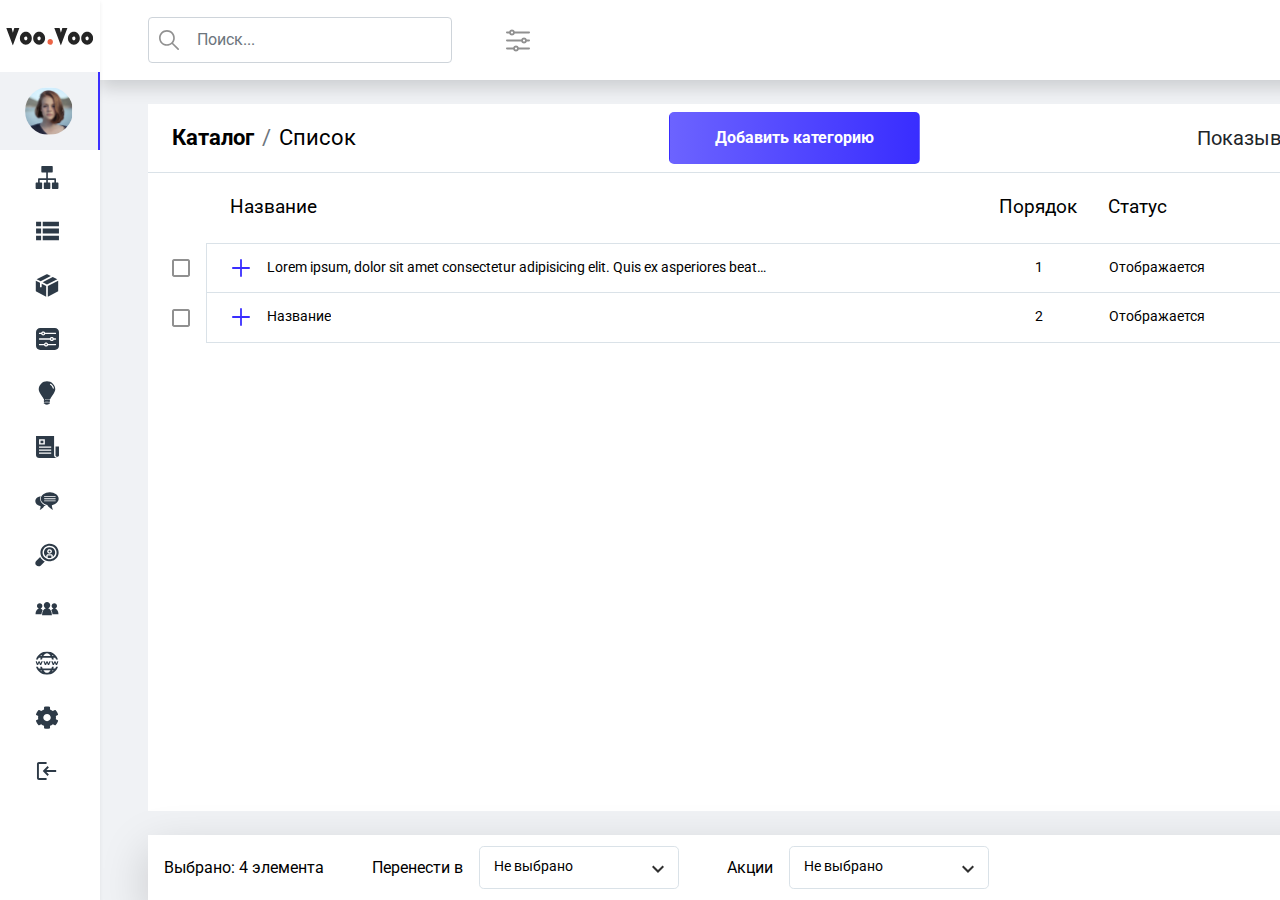
<file: index.html>
<!DOCTYPE html>
<html lang="ru">
<head>
    <meta charset="UTF-8">
    <meta http-equiv="X-UA-Compatible" content="IE=edge">
    <!-- <meta name="viewport" content="width=device-width, initial-scale=1.0"> -->
    <meta name="viewport" content="width=1920">
    <title>Admin - Каталог</title>
    <link rel="stylesheet" href="css/bootstrap.css">
    <link rel="stylesheet" href="css/style.css">
    <link rel="stylesheet" href="css/extra.css">
    <link rel="preconnect" href="https://fonts.gstatic.com">
    <link href="https://fonts.googleapis.com/css2?family=Roboto:ital,wght@0,100;0,300;0,400;0,500;0,700;0,900;1,100;1,300;1,400;1,500;1,700;1,900&display=swap" rel="stylesheet">
</head>
<body class="position-relative">
    <!-- left nav -->
    <nav class="navigation position-fixed shadow-sm bg-white top-0 bottom-0 start-0 overflow-auto-hidden">
        <a href="index.html" class="my-4 d-block text-center">
            <img src="img/images/logo.svg" width="88" height="18" alt="Voo Voo Логотип">
        </a>
        <div class="nav-item mx-auto">
            <div class="nav-link active text-center px-0">
                <img class="rounded-circle user mx-auto" src="img/images/user.jpg" alt="Пользователь">
            </div>
        </div>
        <div>
            <div class="nav-item">
                <a class="nav-link" href="index.html">
                    <img class="nav-icon" src="img/icons/icon1.svg">
                    <span>Структура сайта</span>
                </a>
            </div>
            <div class="nav-item">
                <a class="nav-link" href="edit.html">
                    <img class="nav-icon" src="img/icons/icon2.svg">
                    <span>Каталог</span>
                </a>
            </div>
            <div class="nav-item">
                <a class="nav-link" href="items.html">
                    <img class="nav-icon" src="img/icons/icon3.svg">
                    <span>Товары</span>
                </a>
            </div>
            <div class="nav-item">
                <a class="nav-link" href="photos.html">
                    <img class="nav-icon" src="img/icons/icon4.svg">
                    <span>Фильтрация</span>
                </a>
            </div>
            <div class="nav-item">
                <a class="nav-link" href="promo.html">
                    <img class="nav-icon" src="img/icons/icon5.svg">
                    <span>Квиз</span>
                </a>
            </div>
            <div class="nav-item">
                <a class="nav-link" href="#">
                    <img class="nav-icon" src="img/icons/icon6.svg">
                    <span>Новости</span>
                </a>
            </div>
            <div class="nav-item">
                <a class="nav-link" href="#">
                    <img class="nav-icon" src="img/icons/icon7.svg">
                    <span>Отзывы</span>
                </a>
            </div>
            <div class="nav-item">
                <a class="nav-link" href="#">
                    <img class="nav-icon" src="img/icons/icon8.svg">
                    <span>Вакансии</span>
                </a>
            </div>
            <div class="nav-item">
                <a class="nav-link" href="#">
                    <img class="nav-icon" src="img/icons/icon9.svg">
                    <span>Сотрудники</span>
                </a>
            </div>
            <div class="nav-item">
                <a class="nav-link" href="#">
                    <img class="nav-icon" src="img/icons/icon10.svg">
                    <span>Домен и хостинг</span>
                </a>
            </div>
            <div class="nav-item">
                <a class="nav-link" href="#">
                    <img class="nav-icon" src="img/icons/icon11.svg">
                    <span>Настройки</span>
                </a>
            </div>
            <div class="nav-item">
                <a class="nav-link" href="#">
                    <img class="nav-icon" src="img/icons/icon12.svg">
                    <span>Выйти</span>
                </a>
            </div>
        </div>
    </nav>

    <!-- main content -->
    <div class="main-area position-relative">
        <!-- top nav -->
        <nav class="nav-top bg-white shadow w-100 d-flex align-items-center px-5">
            <div class="d-inline-block" style="width: 19rem;">
                <input class="form-control ps-5 col-3 form-search" list="datalistOptions" id="exampleDataList" placeholder="Поиск...">
                <datalist id="datalistOptions">
                    <option value="San Francisco">
                    <option value="New York">
                    <option value="Seattle">
                </datalist>
            </div>
            <button class="btn btn-link btn-filter p-0 ms-5"></button>
        </nav>
        <main class="d-flex px-5 py-4">
            <!-- left panel -->
            <section class="content bg-white">
                <div class="d-flex align-items-center justify-content-between py-2 px-4 border-bottom">
                    <nav aria-label="breadcrumb">
                        <ol class="breadcrumb fw-bold mb-0">
                            <li class="breadcrumb-item"><a href="#">Каталог</a></li>
                            <li class="breadcrumb-item active fw-normal" aria-current="page">Список</li>
                        </ol>
                    </nav>
                    <button class="btn btn-primary ms-5">Добавить категорию</button>
                    <select class="form-select border-0 fs-5 w-auto">
                        <option value="1" selected>Показывать по 20</option>
                        <option value="2">Показывать по 30</option>
                    </select>
                </div>
                <div class="px-4">
                    <div class="items-list-head">
                        <div class="name">Название</div>
                        <div class="order">Порядок</div>
                        <div class="status">Статус</div>
                        <div class="btns"></div>
                    </div>
                    <div class="items-list">
                        <div class="item-row parent">
                            <input class="form-check-input mt-3 me-3" type="checkbox" value="product_ID">
                            <div class="item-tb">
                                <div class="long-name">
                                    <button class="btn btn-link btn-show p-1 me-3" type="button" data-state="hidden"></button>
                                    <div class="to-highlight">Lorem ipsum, dolor sit amet consectetur adipisicing elit. Quis ex asperiores beatae, hic facere optio, quisquam consectetur quo minus, suscipit fugit voluptatum quam nulla. Praesentium quae debitis in saepe at.</div>
                                </div>
                                <div class="order">1</div>
                                <div class="status">Отображается</div>
                                <div class="btns">
                                    <button class="btn btn-edit p-1"></button>
                                    <button class="btn btn-delete p-1"></button>
                                </div>
                            </div>
                        </div>
                        <div class="children">
                            <div class="item-row parent">
                                <input class="form-check-input mt-3 me-3" type="checkbox" value="product_ID">
                                <div class="item-tb">
                                    <div class="long-name">
                                        <button class="btn btn-link btn-show p-1 me-3" type="button" data-state="hidden"></button>
                                        <div class="to-highlight">Название</div>
                                    </div>
                                    <div class="order">1</div>
                                    <div class="status">Отображается</div>
                                    <div class="btns">
                                        <button class="btn btn-edit p-1"></button>
                                        <button class="btn btn-delete p-1"></button>
                                    </div>
                                </div>
                            </div>
                            <div class="children">
                                <div class="item-row parent">
                                    <input class="form-check-input mt-3 me-3" type="checkbox" value="product_ID">
                                    <div class="item-tb">
                                        <div class="long-name">
                                            <button class="btn btn-link btn-show p-1 me-3" type="button" data-state="hidden"></button>
                                            <div class="to-highlight">Название</div>
                                        </div>
                                        <div class="order">1</div>
                                        <div class="status">Отображается</div>
                                        <div class="btns">
                                            <button class="btn btn-edit p-1"></button>
                                            <button class="btn btn-delete p-1"></button>
                                        </div>
                                    </div>
                                </div>
                                <div class="children">
                                    <div class="item-row parent">
                                        <input class="form-check-input mt-3 me-3" type="checkbox" value="product_ID">
                                        <div class="item-tb">
                                            <div class="long-name">
                                                <button class="btn btn-link btn-show p-1 me-3" type="button" data-state="hidden"></button>
                                                <div class="to-highlight">Название</div>
                                            </div>
                                            <div class="order">1</div>
                                            <div class="status">Отображается</div>
                                            <div class="btns">
                                                <button class="btn btn-edit p-1"></button>
                                                <button class="btn btn-delete p-1"></button>
                                            </div>
                                        </div>
                                    </div>
                                    <div class="children">
                                        <div class="item-row parent">
                                            <input class="form-check-input mt-3 me-3" type="checkbox" value="product_ID">
                                            <div class="item-tb">
                                                <div class="long-name">
                                                    <button class="btn btn-link btn-show p-1 me-3" type="button" data-state="hidden"></button>
                                                    <div class="to-highlight">Название</div>
                                                </div>
                                                <div class="order">1</div>
                                                <div class="status">Отображается</div>
                                                <div class="btns">
                                                    <button class="btn btn-edit p-1"></button>
                                                    <button class="btn btn-delete p-1"></button>
                                                </div>
                                            </div>
                                        </div>
                                        <div class="children">
                                            <div class="item-row parent">
                                                <input class="form-check-input mt-3 me-3" type="checkbox" value="product_ID">
                                                <div class="item-tb">
                                                    <div class="long-name">
                                                        <button class="btn btn-link btn-show p-1 me-3" type="button" data-state="hidden"></button>
                                                        <div class="to-highlight">Название</div>
                                                    </div>
                                                    <div class="order">1</div>
                                                    <div class="status">Отображается</div>
                                                    <div class="btns">
                                                        <button class="btn btn-edit p-1"></button>
                                                        <button class="btn btn-delete p-1"></button>
                                                    </div>
                                                </div>
                                            </div>
                                            <div class="children">
                                                <div class="item-row parent">
                                                    <input class="form-check-input mt-3 me-3" type="checkbox" value="product_ID">
                                                    <div class="item-tb">
                                                        <div class="long-name">
                                                            <button class="btn btn-link btn-show p-1 me-3" type="button" data-state="hidden"></button>
                                                            <div class="to-highlight">Название</div>
                                                        </div>
                                                        <div class="order">1</div>
                                                        <div class="status">Отображается</div>
                                                        <div class="btns">
                                                            <button class="btn btn-edit p-1"></button>
                                                            <button class="btn btn-delete p-1"></button>
                                                        </div>
                                                    </div>
                                                </div>
                                                <div class="children">
                                                    <div class="item-row parent">
                                                        <input class="form-check-input mt-3 me-3" type="checkbox" value="product_ID">
                                                        <div class="item-tb">
                                                            <div class="long-name">
                                                                <button class="btn btn-link btn-show p-1 me-3" type="button" data-state="hidden"></button>
                                                                <div class="to-highlight">Название</div>
                                                            </div>
                                                            <div class="order">1</div>
                                                            <div class="status">Отображается</div>
                                                            <div class="btns">
                                                                <button class="btn btn-edit p-1"></button>
                                                                <button class="btn btn-delete p-1"></button>
                                                            </div>
                                                        </div>
                                                    </div>
                                                    <div class="children">
                                                        <div class="item-row parent">
                                                            <input class="form-check-input mt-3 me-3" type="checkbox" value="product_ID">
                                                            <div class="item-tb">
                                                                <div class="long-name">
                                                                    <button class="btn btn-link btn-show p-1 me-3" type="button" data-state="hidden"></button>
                                                                    <div class="to-highlight">Название</div>
                                                                </div>
                                                                <div class="order">1</div>
                                                                <div class="status">Отображается</div>
                                                                <div class="btns">
                                                                    <button class="btn btn-edit p-1"></button>
                                                                    <button class="btn btn-delete p-1"></button>
                                                                </div>
                                                            </div>
                                                        </div>
                                                        <div class="children">
                                                            <div class="item-row parent">
                                                                <input class="form-check-input mt-3 me-3" type="checkbox" value="product_ID">
                                                                <div class="item-tb">
                                                                    <div class="long-name">
                                                                        <button class="btn btn-link btn-show p-1 me-3" type="button" data-state="hidden"></button>
                                                                        <div class="to-highlight">Название</div>
                                                                    </div>
                                                                    <div class="order">1</div>
                                                                    <div class="status">Отображается</div>
                                                                    <div class="btns">
                                                                        <button class="btn btn-edit p-1"></button>
                                                                        <button class="btn btn-delete p-1"></button>
                                                                    </div>
                                                                </div>
                                                            </div>
                                                            <div class="children">
                                                                <div class="item-row parent">
                                                                    <input class="form-check-input mt-3 me-3" type="checkbox" value="product_ID">
                                                                    <div class="item-tb">
                                                                        <div class="long-name">
                                                                            <button class="btn btn-link btn-show p-1 me-3" type="button" data-state="hidden"></button>
                                                                            <div class="to-highlight">Название</div>
                                                                        </div>
                                                                        <div class="order">1</div>
                                                                        <div class="status">Отображается</div>
                                                                        <div class="btns">
                                                                            <button class="btn btn-edit p-1"></button>
                                                                            <button class="btn btn-delete p-1"></button>
                                                                        </div>
                                                                    </div>
                                                                </div>
                                                                <div class="children">
                                                                    <div class="item-row parent">
                                                                        <input class="form-check-input mt-3 me-3" type="checkbox" value="product_ID">
                                                                        <div class="item-tb">
                                                                            <div class="long-name">
                                                                                <button class="btn btn-link btn-show p-1 me-3" type="button" data-state="hidden"></button>
                                                                                <div class="to-highlight">Название</div>
                                                                            </div>
                                                                            <div class="order">1</div>
                                                                            <div class="status">Отображается</div>
                                                                            <div class="btns">
                                                                                <button class="btn btn-edit p-1"></button>
                                                                                <button class="btn btn-delete p-1"></button>
                                                                            </div>
                                                                        </div>
                                                                    </div>
                                                                    <div class="children">
                                                                        <div class="item-row parent">
                                                                            <input class="form-check-input mt-3 me-3" type="checkbox" value="product_ID">
                                                                            <div class="item-tb">
                                                                                <div class="long-name">
                                                                                    <button class="btn btn-link btn-show p-1 me-3" type="button" data-state="hidden"></button>
                                                                                    <div class="to-highlight">Lorem ipsum dolor sit amet consectetur, adipisicing elit. Sed esse accusantium inventore. Molestias, sint debitis, placeat laboriosam, unde provident totam veritatis dolores consectetur sequi sapiente animi aspernatur quibusdam dolor! Consectetur.</div>
                                                                                </div>
                                                                                <div class="order">1</div>
                                                                                <div class="status">Отображается</div>
                                                                                <div class="btns">
                                                                                    <button class="btn btn-edit p-1"></button>
                                                                                    <button class="btn btn-delete p-1"></button>
                                                                                </div>
                                                                            </div>
                                                                        </div>
                                                                    </div>
                                                                </div>
                                                            </div>
                                                        </div>
                                                    </div>
                                                </div>
                                            </div>
                                        </div>
                                    </div>
                                </div>
                            </div>
                            <div class="item-row">
                                <input class="form-check-input mt-3 me-3" type="checkbox" value="product_ID">
                                <div class="item-tb">
                                    <div class="long-name">
                                        <button class="btn btn-link btn-show p-1 me-3" type="button" data-state="hidden"></button>
                                        <div class="to-highlight">Название</div>
                                    </div>
                                    <div class="order">2</div>
                                    <div class="status">Отображается</div>
                                    <div class="btns">
                                        <button class="btn btn-edit p-1"></button>
                                        <button class="btn btn-delete p-1"></button>
                                    </div>
                                </div>
                            </div>
                            <div class="item-row">
                                <input class="form-check-input mt-3 me-3" type="checkbox" value="product_ID">
                                <div class="item-tb">
                                    <div class="long-name">
                                        <button class="btn btn-link btn-show p-1 me-3" type="button" data-state="hidden"></button>
                                        <div class="to-highlight">Название</div>
                                    </div>
                                    <div class="order">3</div>
                                    <div class="status">Отображается</div>
                                    <div class="btns">
                                        <button class="btn btn-edit p-1"></button>
                                        <button class="btn btn-delete p-1"></button>
                                    </div>
                                </div>
                            </div>
                        </div>
                        <div class="item-row parent">
                            <input class="form-check-input mt-3 me-3" type="checkbox" value="product_ID">
                            <div class="item-tb">
                                <div class="long-name">
                                    <button class="btn btn-link btn-show p-1 me-3" type="button" data-state="hidden"></button>
                                    <div class="to-highlight">Название</div>
                                </div>
                                <div class="order">2</div>
                                <div class="status">Отображается</div>
                                <div class="btns">
                                    <button class="btn btn-edit p-1"></button>
                                    <button class="btn btn-delete p-1"></button>
                                </div>
                            </div>
                        </div>
                        <div class="children">
                            <div class="item-row">
                                <input class="form-check-input mt-3 me-3" type="checkbox" value="product_ID">
                                <div class="item-tb">
                                    <div class="long-name">
                                        <button class="btn btn-link btn-show p-1 me-3" type="button" data-state="hidden"></button>
                                        <div class="to-highlight">Название</div>
                                    </div>
                                    <div class="order">1</div>
                                    <div class="status">Отображается</div>
                                    <div class="btns">
                                        <button class="btn btn-edit p-1"></button>
                                        <button class="btn btn-delete p-1"></button>
                                    </div>
                                </div>
                            </div>
                            <div class="item-row">
                                <input class="form-check-input mt-3 me-3" type="checkbox" value="product_ID">
                                <div class="item-tb">
                                    <div class="long-name">
                                        <button class="btn btn-link btn-show p-1 me-3" type="button" data-state="hidden"></button>
                                        <div class="to-highlight">Название</div>
                                    </div>
                                    <div class="order">2</div>
                                    <div class="status">Отображается</div>
                                    <div class="btns">
                                        <button class="btn btn-edit p-1"></button>
                                        <button class="btn btn-delete p-1"></button>
                                    </div>
                                </div>
                            </div>
                        </div>
                    </div>
                </div>
            </section>
            <!-- right panel -->
            <aside class="bg-white ms-4 py-4 px-4 d-flex flex-column">
                <div class="mb-auto">
                    <div class="mb-3">
                        <input type="text" class="form-control" id="exampleFormControlInput1" placeholder="Название">
                    </div>
                    <!-- custom select single -->
                    <div class="custom-select single mb-3">
                        <button type="button">Не выбрано</button>
                        <div class="cs-options search-list">
                            <input type="search" placeholder="Поиск" class="search-in-list">
                            <div class="radio search-item">
                                <input type="radio" name="radio-opt" value="Для влюбленных">
                                <label>Для влюбленных</label>
                            </div>
                            <div class="sublevel">
                                <div class="radio search-item">
                                    <input type="radio" name="radio-opt" value="Вкусные подарки Любовь">
                                    <label>
                                        <span class="nesting">-</span>
                                        <span class="level-mark">2</span>
                                        Вкусные подарки Любовь
                                    </label>
                                </div>
                                <div class="radio search-item">
                                    <input type="radio" name="radio-opt" value="Другое">
                                    <label>
                                        <span class="nesting">+</span>
                                        <span class="level-mark">2</span>
                                        Другое
                                    </label>
                                </div>
                                <div class="sublevel">
                                    <div class="radio search-item">
                                        <input type="radio" name="radio-opt" value="Термостакан “Любовь...">
                                        <label>
                                            <span class="nesting">-</span>
                                            <span class="level-mark">3</span>
                                            Термостакан “Любовь...
                                        </label>
                                    </div>
                                    <div class="radio search-item">
                                        <input type="radio" name="radio-opt" value="Другое 2">
                                        <label>
                                            <span class="nesting">-</span>
                                            <span class="level-mark">3</span>
                                            Другое 2
                                        </label>
                                    </div>
                                </div>
                            </div>
                            <div class="radio search-item">
                                <input type="radio" name="radio-opt" value="Подарочные наборы">
                                <label>Подарочные наборы</label>
                            </div>
                            <div class="sublevel">
                                <div class="radio search-item">
                                    <input type="radio" name="radio-opt" value="Мужские наборы">
                                    <label>
                                        <span class="nesting">-</span>
                                        <span class="level-mark">2</span>
                                        Мужские наборы
                                    </label>
                                </div>
                                <div class="radio search-item">
                                    <input type="radio" name="radio-opt" value="Женские наборы">
                                    <label>
                                        <span class="nesting">-</span>
                                        <span class="level-mark">2</span>
                                        Женские наборы
                                    </label>
                                </div>
                            </div>
                            <div class="radio search-item">
                                <input type="radio" name="radio-opt" value="Товары 18+">
                                <label>Товары 18+</label>
                            </div>
                            <div class="radio search-item">
                                <input type="radio" name="radio-opt" value="Воздушные шары">
                                <label>Воздушные шары</label>
                            </div>
                            <div class="sublevel">
                                <div class="radio search-item">
                                    <input type="radio" name="radio-opt" value="Латексные шары">
                                    <label>
                                        <span class="nesting">-</span>
                                        <span class="level-mark">2</span>
                                        Латексные шары
                                    </label>
                                </div>
                                <div class="radio search-item">
                                    <input type="radio" name="radio-opt" value="Фольгированные шары">
                                    <label>
                                        <span class="nesting">-</span>
                                        <span class="level-mark">2</span>
                                        Фольгированные шары
                                    </label>
                                </div>
                            </div>
                            <div class="radio search-item">
                                <input type="radio" name="radio-opt" value="Фотоальбомы">
                                <label>Фотоальбомы</label>
                            </div>
                            <div class="sublevel">
                                <div class="radio search-item">
                                    <input type="radio" name="radio-opt" value="Детские фотоальбомы и фотокниги">
                                    <label>
                                        <span class="nesting">-</span>
                                        <span class="level-mark">2</span>
                                        Детские фотоальбомы и фотокниги
                                    </label>
                                </div>
                                <div class="radio search-item">
                                    <input type="radio" name="radio-opt" value="Свадебные фотоальбомы">
                                    <label>
                                        <span class="nesting">-</span>
                                        <span class="level-mark">2</span>
                                        Свадебные фотоальбомы
                                    </label>
                                </div>
                                <div class="radio search-item">
                                    <input type="radio" name="radio-opt" value="Классические фотоальбомы и фотокниги">
                                    <label>
                                        <span class="nesting">-</span>
                                        <span class="level-mark">2</span>
                                        Классические фотоальбомы и фотокниги
                                    </label>
                                </div>
                            </div>
                            <div class="radio search-item">
                                <input type="radio" name="radio-opt" value="Подарочная косметика">
                                <label>Подарочная косметика</label>
                            </div>
                            <div class="radio search-item">
                                <input type="radio" name="radio-opt" value="Необычные вкусные подарки">
                                <label>Необычные вкусные подарки</label>
                            </div>
                        </div>
                    </div>       

                    <div class="row gx-3 align-items-center mb-3">
                        <div class="col-4">
                            <div class="lh_n">Акция</div>
                        </div>
                        <div class="col-8">
                            <!-- custom select multy -->
                            <div class="custom-select multy">
                                <button type="button">Не выбрано</button>
                                <div class="cs-options search-list">
                                    <input type="search" placeholder="Поиск" class="search-in-list">
                                    <div class="checkbox search-item">
                                        <input type="checkbox" name="offer-opt" value="Акция 1">
                                        <label>Акция 1</label>
                                    </div>
                                    <div class="checkbox search-item">
                                        <input type="checkbox" name="offer-opt" value="Акция 2">
                                        <label>Акция 2</label>
                                    </div>
                                    <div class="checkbox search-item">
                                        <input type="checkbox" name="offer-opt" value="Акция 3">
                                        <label>Акция 3</label>
                                    </div>
                                </div>
                            </div>
                        </div>
                    </div>

                    <div class="row gx-3 align-items-center mb-3">    
                        <div class="col-6">
                            <div class="lh_n">Порядковый номер</div>
                        </div>
                        <div class="col-6">
                            <input type="text" class="form-control text-end" placeholder="0" value="2">
                        </div>
                    </div>

                    <div class="d-flex align-items-center justify-content-between mb-3">
                        <span>Кол-во подкатегорий</span>
                        <span>3</span>
                    </div>

                    <div class="d-flex align-items-center justify-content-between mb-3">
                        <span>Кол-во товаров</span>
                        <span>23</span>
                    </div>

                    <div class="form-check form-switch mb-3 ps-0 d-flex justify-content-between">
                        <label class="form-check-label" for="status-switch">Статус</label>
                        <div class="d-flex align-items-center fs-6 flex-row-reverse">
                            <input class="form-check-input m-0 float-none" type="checkbox" id="status-switch">
                            <span class="text-muted me-4 status-state"></span>
                        </div>
                    </div>
                    <div class="d-flex align-items-center justify-content-between mb-3">
                        <span>Дата изменения</span>
                        <span class="text-muted">24.02.21</span>
                    </div>
                </div>
                <div class="row gx-3">
                    <div class="col-6">
                        <button class="btn btn-outline-primary px-3 w-100">Сохранить</button>
                    </div>
                    <div class="col-6">
                        <button class="btn btn-outline-primary px-3 w-100">Посмотреть</button>
                    </div>
                    <div class="col-12 mt-3">
                        <a href="cat-edit.html" class="btn btn-outline-primary w-100">Расширенное редактирование</a>
                    </div>
                </div>
            </aside>
        </main>
        <!-- bottom nav -->
        <footer class="ms-5 ps-3 pe-5 bg-white shadow-lg d-flex align-items-center">
            <div>Выбрано: 4 элемента</div>
            <div class="d-flex align-items-center ms-5">
                <label for="" class="form-label mb-0 me-3 text-nowrap">Перенести в</label>
                <div class="custom-select single align-bottom f_09" style="width: 200px;">
                    <button type="button">Не выбрано</button>
                    <div class="cs-options">
                        <div class="radio">
                            <input type="radio" name="radio-opt" value="Для влюбленных">
                            <label>Для влюбленных</label>
                        </div>
                        <div class="sublevel">
                            <div class="radio">
                                <input type="radio" name="radio-opt" value="Вкусные подарки Любовь">
                                <label>
                                    <span class="nesting">-</span>
                                    <span class="level-mark">2</span>
                                    Вкусные подарки Любовь
                                </label>
                            </div>
                            <div class="radio">
                                <input type="radio" name="radio-opt" value="Другое">
                                <label>
                                    <span class="nesting">+</span>
                                    <span class="level-mark">2</span>
                                    Другое
                                </label>
                            </div>
                            <div class="sublevel">
                                <div class="radio">
                                    <input type="radio" name="radio-opt" value="Термостакан “Любовь...">
                                    <label>
                                        <span class="nesting">-</span>
                                        <span class="level-mark">3</span>
                                        Термостакан “Любовь...
                                    </label>
                                </div>
                                <div class="radio">
                                    <input type="radio" name="radio-opt" value="Другое 2">
                                    <label>
                                        <span class="nesting">-</span>
                                        <span class="level-mark">3</span>
                                        Другое 2
                                    </label>
                                </div>
                            </div>
                        </div>
                        <div class="radio">
                            <input type="radio" name="radio-opt" value="Подарочные наборы">
                            <label>Подарочные наборы</label>
                        </div>
                        <div class="sublevel">
                            <div class="radio">
                                <input type="radio" name="radio-opt" value="Мужские наборы">
                                <label>
                                    <span class="nesting">-</span>
                                    <span class="level-mark">2</span>
                                    Мужские наборы
                                </label>
                            </div>
                            <div class="radio">
                                <input type="radio" name="radio-opt" value="Женские наборы">
                                <label>
                                    <span class="nesting">-</span>
                                    <span class="level-mark">2</span>
                                    Женские наборы
                                </label>
                            </div>
                        </div>
                        <div class="radio">
                            <input type="radio" name="radio-opt" value="Товары 18+">
                            <label>Товары 18+</label>
                        </div>
                        <div class="radio">
                            <input type="radio" name="radio-opt" value="Воздушные шары">
                            <label>Воздушные шары</label>
                        </div>
                        <div class="sublevel">
                            <div class="radio">
                                <input type="radio" name="radio-opt" value="Латексные шары">
                                <label>
                                    <span class="nesting">-</span>
                                    <span class="level-mark">2</span>
                                    Латексные шары
                                </label>
                            </div>
                            <div class="radio">
                                <input type="radio" name="radio-opt" value="Фольгированные шары">
                                <label>
                                    <span class="nesting">-</span>
                                    <span class="level-mark">2</span>
                                    Фольгированные шары
                                </label>
                            </div>
                        </div>
                        <div class="radio">
                            <input type="radio" name="radio-opt" value="Фотоальбомы">
                            <label>Фотоальбомы</label>
                        </div>
                        <div class="sublevel">
                            <div class="radio">
                                <input type="radio" name="radio-opt" value="Детские фотоальбомы и фотокниги">
                                <label>
                                    <span class="nesting">-</span>
                                    <span class="level-mark">2</span>
                                    Детские фотоальбомы и фотокниги
                                </label>
                            </div>
                            <div class="radio">
                                <input type="radio" name="radio-opt" value="Свадебные фотоальбомы">
                                <label>
                                    <span class="nesting">-</span>
                                    <span class="level-mark">2</span>
                                    Свадебные фотоальбомы
                                </label>
                            </div>
                            <div class="radio">
                                <input type="radio" name="radio-opt" value="Классические фотоальбомы и фотокниги">
                                <label>
                                    <span class="nesting">-</span>
                                    <span class="level-mark">2</span>
                                    Классические фотоальбомы и фотокниги
                                </label>
                            </div>
                        </div>
                        <div class="radio">
                            <input type="radio" name="radio-opt" value="Подарочная косметика">
                            <label>Подарочная косметика</label>
                        </div>
                        <div class="radio">
                            <input type="radio" name="radio-opt" value="Необычные вкусные подарки">
                            <label>Необычные вкусные подарки</label>
                        </div>
                    </div>
                </div>
            </div>
            <div class="d-flex align-items-center ms-5">
                <label for="" class="form-label mb-0 me-3 text-nowrap">Акции</label>
                <div class="custom-select multy align-bottom f_09" style="width: 200px;">
                    <button type="button">Не выбрано</button>
                    <div class="cs-options">
                        <div class="checkbox">
                            <input type="checkbox" name="offer-opt" value="Акция 1">
                            <label>Акция 1</label>
                        </div>
                        <div class="checkbox">
                            <input type="checkbox" name="offer-opt" value="Акция 2">
                            <label>Акция 2</label>
                        </div>
                        <div class="checkbox">
                            <input type="checkbox" name="offer-opt" value="Акция 3">
                            <label>Акция 3</label>
                        </div>
                    </div>
                </div>
            </div>
            <nav aria-label="..." class="ms-auto">
                <ul class="pagination mb-0">
                    <li class="page-item disabled">
                        <a class="page-link" href="#" tabindex="-1" aria-disabled="true">
                            <svg class="me-3" width="9" height="14" viewBox="0 0 9 14" fill="none" xmlns="http://www.w3.org/2000/svg">
                        <path d="M8.823 2.22601L3.72351 7.19851L8.823 12.171L7.25307 13.6985L0.572511 7.19851L7.25307 0.698509L8.823 2.22601Z" fill="#303030"/>
                    </svg><span>Назад</span></a>
                    </li>
                    <li class="page-item active" aria-current="page">
                        <a class="page-link" href="#">1</a>
                    </li>
                    <li class="page-item"><a class="page-link" href="#">2</a></li>
                    <li class="page-item"><a class="page-link" href="#">3</a></li>
                    <li class="page-item"><a class="page-link" href="#">...</a></li>
                    <li class="page-item"><a class="page-link" href="#">785</a></li>
                    <li class="page-item">
                        <a class="page-link" href="#">
                            <span>Далее</span><svg class="ms-3" width="10" height="14" viewBox="0 0 10 14" fill="none" xmlns="http://www.w3.org/2000/svg">
                        <path d="M0.806152 2.14948L5.90564 7.12198L0.806153 12.0945L2.37608 13.622L9.05664 7.12198L2.37608 0.621979L0.806152 2.14948Z" fill="#392DFF"/>
                    </svg>
                        </a>
                    </li>
                </ul>
            </nav>
        </footer>
    </div>


    <script src="js/bootstrap.js"></script>
    <script src="js/script.js"></script>
</body>

</html>
</file>
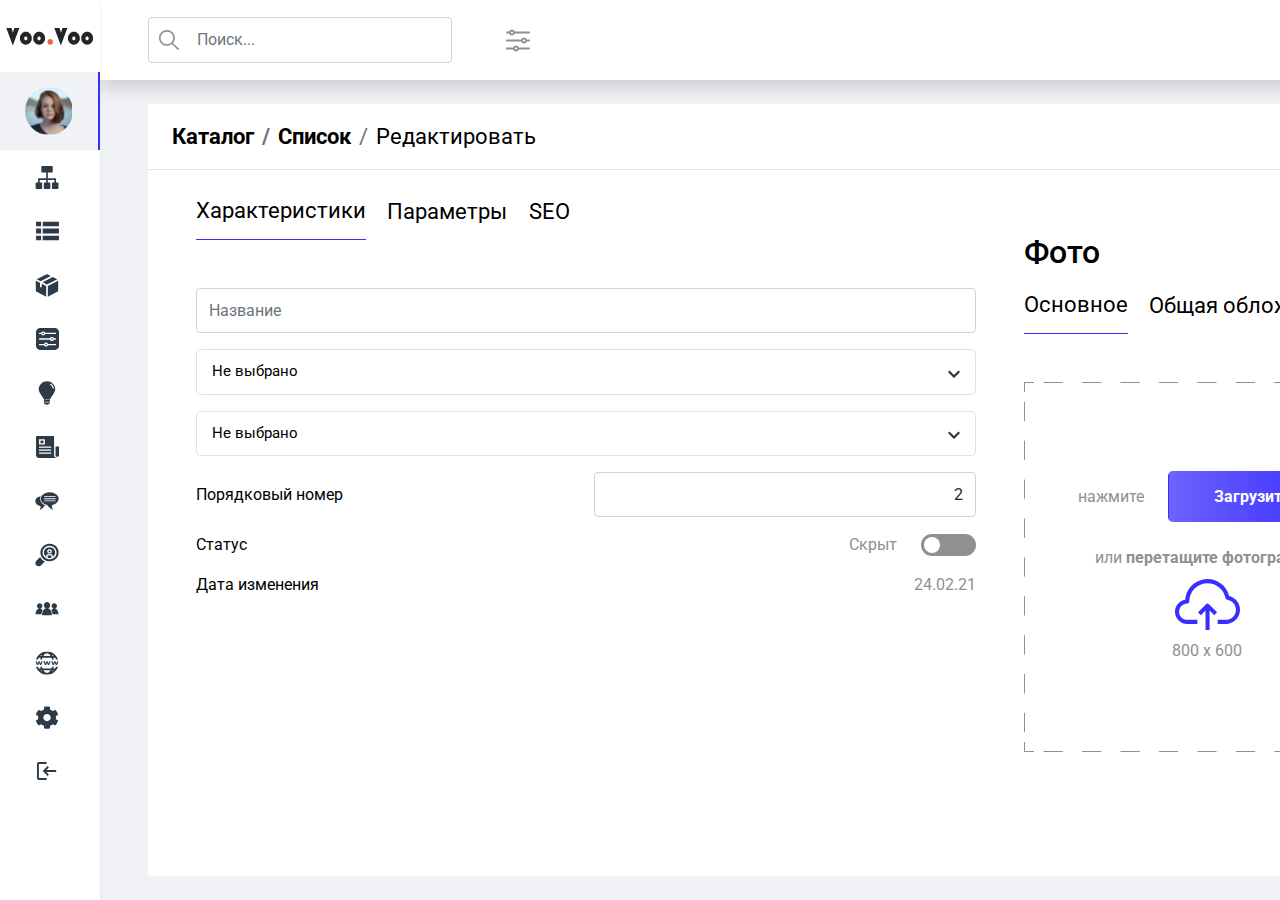
<file: cat-edit.html>
<!DOCTYPE html>
<html lang="ru">
<head>
    <meta charset="UTF-8">
    <meta http-equiv="X-UA-Compatible" content="IE=edge">
    <!-- <meta name="viewport" content="width=device-width, initial-scale=1.0"> -->
    <meta name="viewport" content="width=1920">
    <title>Admin - Редактирование Категории</title>
    <link rel="stylesheet" href="css/bootstrap.css">
    <link rel="stylesheet" href="css/style.css">
    <link rel="stylesheet" href="css/extra.css">
    <link rel="preconnect" href="https://fonts.gstatic.com">
    <link href="https://fonts.googleapis.com/css2?family=Roboto:ital,wght@0,100;0,300;0,400;0,500;0,700;0,900;1,100;1,300;1,400;1,500;1,700;1,900&display=swap" rel="stylesheet">
</head>
<body class="position-relative">
    <!-- left nav -->
    <nav class="navigation position-fixed shadow-sm bg-white top-0 bottom-0 start-0 overflow-auto-hidden">
        <a href="index.html" class="my-4 d-block text-center">
            <img src="img/images/logo.svg" width="88" height="18" alt="Voo Voo Логотип">
        </a>
        <div class="nav-item mx-auto">
            <div class="nav-link active text-center px-0">
                <img class="rounded-circle user mx-auto" src="img/images/user.jpg" alt="Пользователь">
            </div>
        </div>
        <div>
            <div class="nav-item">
                <a class="nav-link" href="index.html">
                    <img class="nav-icon" src="img/icons/icon1.svg">
                    <span>Структура сайта</span>
                </a>
            </div>
            <div class="nav-item">
                <a class="nav-link" href="edit.html">
                    <img class="nav-icon" src="img/icons/icon2.svg">
                    <span>Каталог</span>
                </a>
            </div>
            <div class="nav-item">
                <a class="nav-link" href="items.html">
                    <img class="nav-icon" src="img/icons/icon3.svg">
                    <span>Товары</span>
                </a>
            </div>
            <div class="nav-item">
                <a class="nav-link" href="photos.html">
                    <img class="nav-icon" src="img/icons/icon4.svg">
                    <span>Фильтрация</span>
                </a>
            </div>
            <div class="nav-item">
                <a class="nav-link" href="promo.html">
                    <img class="nav-icon" src="img/icons/icon5.svg">
                    <span>Квиз</span>
                </a>
            </div>
            <div class="nav-item">
                <a class="nav-link" href="#">
                    <img class="nav-icon" src="img/icons/icon6.svg">
                    <span>Новости</span>
                </a>
            </div>
            <div class="nav-item">
                <a class="nav-link" href="#">
                    <img class="nav-icon" src="img/icons/icon7.svg">
                    <span>Отзывы</span>
                </a>
            </div>
            <div class="nav-item">
                <a class="nav-link" href="#">
                    <img class="nav-icon" src="img/icons/icon8.svg">
                    <span>Вакансии</span>
                </a>
            </div>
            <div class="nav-item">
                <a class="nav-link" href="#">
                    <img class="nav-icon" src="img/icons/icon9.svg">
                    <span>Сотрудники</span>
                </a>
            </div>
            <div class="nav-item">
                <a class="nav-link" href="#">
                    <img class="nav-icon" src="img/icons/icon10.svg">
                    <span>Домен и хостинг</span>
                </a>
            </div>
            <div class="nav-item">
                <a class="nav-link" href="#">
                    <img class="nav-icon" src="img/icons/icon11.svg">
                    <span>Настройки</span>
                </a>
            </div>
            <div class="nav-item">
                <a class="nav-link" href="#">
                    <img class="nav-icon" src="img/icons/icon12.svg">
                    <span>Выйти</span>
                </a>
            </div>
        </div>
    </nav>

    <!-- main content -->
    <div class="main-area position-relative">
        <!-- top nav -->
        <nav class="nav-top bg-white shadow w-100 d-flex align-items-center px-5">
            <div class="d-inline-block" style="width: 19rem;">
                <input class="form-control ps-5 col-3 form-search" list="datalistOptions" id="exampleDataList" placeholder="Поиск...">
                <datalist id="datalistOptions">
                    <option value="San Francisco">
                    <option value="New York">
                    <option value="Seattle">
                </datalist>
            </div>
            <button class="btn btn-link btn-filter p-0 ms-5"></button>
        </nav>
        <main class="d-flex px-5 py-4">
            <section class="content bg-white">
                <!-- breadcrumb -->
                <div class="py-3 px-4 border-bottom">
                    <nav aria-label="breadcrumb">
                        <ol class="breadcrumb fw-bold mb-0">
                            <li class="breadcrumb-item"><a href="#">Каталог</a></li>
                            <li class="breadcrumb-item"><a href="#">Список</a></li>
                            <li class="breadcrumb-item active fw-normal" aria-current="page">Редактировать</li>
                        </ol>
                    </nav>
                </div>
                <!-- tabs group -->
                <div class="px-5 pt-4">
                    <!-- tabs links -->
                    <ul class="nav nav-tabs fw-medium" id="myTab" role="tablist">
                        <li class="nav-item" role="presentation">
                            <button class="nav-link active" id="characteristics-tab" data-bs-toggle="tab" data-bs-target="#characteristics" type="button" role="tab" aria-controls="characteristics" aria-selected="true">Характеристики</button>
                        </li>
                        <li class="nav-item" role="presentation">
                            <button class="nav-link" id="options-tab" data-bs-toggle="tab" data-bs-target="#options" type="button" role="tab" aria-controls="options" aria-selected="false">Параметры</button>
                        </li>
                        <li class="nav-item" role="presentation">
                            <button class="nav-link" id="seo-tab" data-bs-toggle="tab" data-bs-target="#seo" type="button" role="tab" aria-controls="seo" aria-selected="false">SEO</button>
                        </li>
                    </ul>
                    <!-- tabs content -->
                    <div class="tab-content pt-5" id="myTabContent">
                        <!-- characteristics Tab -->
                        <div class="tab-pane fade show active d-flx" id="characteristics" role="tabpanel" aria-labelledby="characteristics-tab">
                            <div class="row gx-5 pb-4">
                                <div class="col-6">
                                    <div class="mb-3">
                                        <input type="text" class="form-control" id="exampleFormControlInput1" placeholder="Название">
                                    </div>
                                    <!-- custom select single -->
                                    <div class="custom-select single mb-3">
                                        <button type="button">Не выбрано</button>
                                        <div class="cs-options search-list">
                                            <input type="search" placeholder="Поиск" class="search-in-list">
                                            <div class="radio search-item">
                                                <input type="radio" name="radio-opt" value="Для влюбленных">
                                                <label>Для влюбленных</label>
                                            </div>
                                            <div class="sublevel">
                                                <div class="radio search-item">
                                                    <input type="radio" name="radio-opt" value="Вкусные подарки Любовь">
                                                    <label>
                                                        <span class="nesting">-</span>
                                                        <span class="level-mark">2</span>
                                                        Вкусные подарки Любовь
                                                    </label>
                                                </div>
                                                <div class="radio search-item">
                                                    <input type="radio" name="radio-opt" value="Другое">
                                                    <label>
                                                        <span class="nesting">+</span>
                                                        <span class="level-mark">2</span>
                                                        Другое
                                                    </label>
                                                </div>
                                                <div class="sublevel">
                                                    <div class="radio search-item">
                                                        <input type="radio" name="radio-opt" value="Термостакан “Любовь...">
                                                        <label>
                                                            <span class="nesting">-</span>
                                                            <span class="level-mark">3</span>
                                                            Термостакан “Любовь...
                                                        </label>
                                                    </div>
                                                    <div class="radio search-item">
                                                        <input type="radio" name="radio-opt" value="Другое 2">
                                                        <label>
                                                            <span class="nesting">-</span>
                                                            <span class="level-mark">3</span>
                                                            Другое 2
                                                        </label>
                                                    </div>
                                                </div>
                                            </div>
                                            <div class="radio search-item">
                                                <input type="radio" name="radio-opt" value="Подарочные наборы">
                                                <label>Подарочные наборы</label>
                                            </div>
                                            <div class="sublevel">
                                                <div class="radio search-item">
                                                    <input type="radio" name="radio-opt" value="Мужские наборы">
                                                    <label>
                                                        <span class="nesting">-</span>
                                                        <span class="level-mark">2</span>
                                                        Мужские наборы
                                                    </label>
                                                </div>
                                                <div class="radio search-item">
                                                    <input type="radio" name="radio-opt" value="Женские наборы">
                                                    <label>
                                                        <span class="nesting">-</span>
                                                        <span class="level-mark">2</span>
                                                        Женские наборы
                                                    </label>
                                                </div>
                                            </div>
                                            <div class="radio search-item">
                                                <input type="radio" name="radio-opt" value="Товары 18+">
                                                <label>Товары 18+</label>
                                            </div>
                                            <div class="radio search-item">
                                                <input type="radio" name="radio-opt" value="Воздушные шары">
                                                <label>Воздушные шары</label>
                                            </div>
                                            <div class="sublevel">
                                                <div class="radio search-item">
                                                    <input type="radio" name="radio-opt" value="Латексные шары">
                                                    <label>
                                                        <span class="nesting">-</span>
                                                        <span class="level-mark">2</span>
                                                        Латексные шары
                                                    </label>
                                                </div>
                                                <div class="radio search-item">
                                                    <input type="radio" name="radio-opt" value="Фольгированные шары">
                                                    <label>
                                                        <span class="nesting">-</span>
                                                        <span class="level-mark">2</span>
                                                        Фольгированные шары
                                                    </label>
                                                </div>
                                            </div>
                                            <div class="radio search-item">
                                                <input type="radio" name="radio-opt" value="Фотоальбомы">
                                                <label>Фотоальбомы</label>
                                            </div>
                                            <div class="sublevel">
                                                <div class="radio search-item">
                                                    <input type="radio" name="radio-opt" value="Детские фотоальбомы и фотокниги">
                                                    <label>
                                                        <span class="nesting">-</span>
                                                        <span class="level-mark">2</span>
                                                        Детские фотоальбомы и фотокниги
                                                    </label>
                                                </div>
                                                <div class="radio search-item">
                                                    <input type="radio" name="radio-opt" value="Свадебные фотоальбомы">
                                                    <label>
                                                        <span class="nesting">-</span>
                                                        <span class="level-mark">2</span>
                                                        Свадебные фотоальбомы
                                                    </label>
                                                </div>
                                                <div class="radio search-item">
                                                    <input type="radio" name="radio-opt" value="Классические фотоальбомы и фотокниги">
                                                    <label>
                                                        <span class="nesting">-</span>
                                                        <span class="level-mark">2</span>
                                                        Классические фотоальбомы и фотокниги
                                                    </label>
                                                </div>
                                            </div>
                                            <div class="radio search-item">
                                                <input type="radio" name="radio-opt" value="Подарочная косметика">
                                                <label>Подарочная косметика</label>
                                            </div>
                                            <div class="radio search-item">
                                                <input type="radio" name="radio-opt" value="Необычные вкусные подарки">
                                                <label>Необычные вкусные подарки</label>
                                            </div>
                                        </div>
                                    </div>
                                    <!-- custom select multy -->
                                    <div class="custom-select multy mb-3">
                                        <button type="button">Не выбрано</button>
                                        <div class="cs-options search-list">
                                            <input type="search" placeholder="Поиск" class="search-in-list">
                                            <div class="checkbox search-item">
                                                <input type="checkbox" name="offer-opt" value="Акция 1">
                                                <label>Акция 1</label>
                                            </div>
                                            <div class="checkbox search-item">
                                                <input type="checkbox" name="offer-opt" value="Акция 2">
                                                <label>Акция 2</label>
                                            </div>
                                            <div class="checkbox search-item">
                                                <input type="checkbox" name="offer-opt" value="Акция 3">
                                                <label>Акция 3</label>
                                            </div>
                                        </div>
                                    </div>

                                    <div class="row gx-3 align-items-center mb-3">    
                                        <div class="col-6">
                                            <div class="lh_n">Порядковый номер</div>
                                        </div>
                                        <div class="col-6">
                                            <input type="number" class="form-control text-end" placeholder="0" value="2">
                                        </div>
                                    </div>

                                    <div class="form-check form-switch mb-3 ps-0 d-flex justify-content-between">
                                        <label class="form-check-label" for="status-switch">Статус</label>
                                        <div class="d-flex align-items-center fs-6 flex-row-reverse">
                                            <input class="form-check-input m-0 float-none" type="checkbox" id="status-switch">
                                            <span class="text-muted me-4 status-state"></span>
                                        </div>
                                    </div>
                                    <div class="d-flex align-items-center justify-content-between">
                                        <span>Дата изменения</span>
                                        <span class="text-muted">24.02.21</span>
                                    </div>
                                </div>
                                <div class="col-6 position-relative">
                                    <div class="h2 position-absolute" style="top: -55px;">Фото</div>
                                    <ul class="nav nav-tabs fw-medium" id="myTab" role="tablist">
                                        <li class="nav-item" role="presentation">
                                            <button class="nav-link active" id="main-tab" data-bs-toggle="tab" data-bs-target="#main" type="button" role="tab" aria-controls="main" aria-selected="true">Основное</button>
                                        </li>
                                        <li class="nav-item" role="presentation">
                                            <button class="nav-link" id="plug-tab" data-bs-toggle="tab" data-bs-target="#plug" type="button" role="tab" aria-controls="plug" aria-selected="false">Общая обложка для товаров</button>
                                        </li>
                                    </ul>
                                    <div class="tab-content pt-5" id="myTabContent">
                                        <!-- Main Photo Tab -->
                                        <div class="tab-pane fade show active" id="main" role="tabpanel" aria-labelledby="main-tab">
                                            <div class="row row-cols-2 gx-5">
                                                <div>
                                                    <div class="drop-area border-dashed w-100 p-4 d-flex flex-column justify-content-center align-items-center h-100">
                                                        <div class="d-flex justify-content-center align-items-center mb-4">
                                                            <span class="text-muted me-4">нажмите</span>
                                                            <form class="position-relative">
                                                                <input type="file" multiple accept="image/*" class="top-0 start-0 w-100 h-100 position-absolute">
                                                                <div class="btn btn-primary">Загрузить</div>
                                                            </form>
                                                        </div>
                                                        <div class="text-muted mb-2">или <span class="fw-bold">перетащите фотографию</span></div>
                                                        <img src="img/icons/upload2.svg" class="mb-2">
                                                        <div class="text-muted">800 х 600</div>
                                                    </div>
                                                </div>
                                                <div class="img-cover">
                                                    <img src="img/sample.jpg" class="mb-3">
                                                    <div class="text-muted">IMG_5846</div>
                                                </div>
                                            </div>
                                        </div>
                                        <!-- Plug Photo Tab -->
                                        <div class="tab-pane fade" id="plug" role="tabpanel" aria-labelledby="plug-tab">
                                            <div class="row row-cols-2 gx-5">
                                                <div>
                                                    <div class="drop-area border-dashed w-100 p-4 d-flex flex-column justify-content-center align-items-center h-100">
                                                        <div class="d-flex justify-content-center align-items-center mb-4">
                                                            <span class="text-muted me-4">нажмите</span>
                                                            <form class="position-relative">
                                                                <input type="file" multiple accept="image/*" class="top-0 start-0 w-100 h-100 position-absolute">
                                                                <div class="btn btn-primary">Загрузить</div>
                                                            </form>
                                                        </div>
                                                        <div class="text-muted mb-2">или <span class="fw-bold">перетащите фотографию</span></div>
                                                        <img src="img/icons/upload2.svg" class="mb-2">
                                                        <div class="text-muted">800 х 600</div>
                                                    </div>
                                                </div>
                                                <div class="img-cover">
                                                    <img src="img/sample.jpg" class="mb-3">
                                                    <div class="text-muted">IMG_5846</div>
                                                </div>
                                            </div>
                                        </div>
                                    </div>
                                </div>
                            </div>
                        </div>
                        <!-- characteristics Tab End -->
                        <!-- Options Tab -->
                        <div class="tab-pane fade" id="options" role="tabpanel" aria-labelledby="options-tab">
                            <ul class="nav fw-medium border-bottom" id="paramGroup" role="tablist">
                                <li role="presentation">
                                    <button class="btn btn-3 active" id="common-group" data-bs-toggle="tab" data-bs-target="#common" type="button" role="tab" aria-controls="common" aria-selected="true">Общие</button>
                                    <button class="btn bg-white border btn-edit p-1"></button>
                                    <button class="btn bg-white border btn-delete p-1"></button>
                                </li>
                                <li role="presentation">
                                    <button class="btn btn-3" id="second-group" data-bs-toggle="tab" data-bs-target="#second" type="button" role="tab" aria-controls="second" aria-selected="false">Вторая группа</button>
                                    <button class="btn bg-white border btn-edit p-1"></button>
                                    <button class="btn bg-white border btn-delete p-1"></button>
                                </li>
                                <button type="button" class="btn btn-gray pe-5 order-1" data-bs-toggle="modal" data-bs-target="#addGroupModal">Добавить группу</button>
                            </ul>
                            <div class="tab-content" id="myTabContent">
                                <div class="tab-pane fade show active" id="common" role="tabpanel">
                                    <div class="row gx-0 row-cols-2 mt-4">
                                        <div class="search-list">
                                            <div class="d-flex justify-content-between align-items-center mb-2">
                                                <div class="text-muted fs-4.4 me-3">Название параметра</div>
                                                <button type="button" class="btn btn-primary" data-bs-toggle="modal" data-bs-target="#addOptionModal">Добавить</button>
                                                <input type="search" placeholder="Поиск" class="search-in-list flex-1 mb-0 mx-3">
                                            </div>
                                            <ul class="nav table-list flex-column flex-nowrap fw-medium" id="myTab" role="tablist">
                                                <li class="nav-item-3 search-item" role="presentation">
                                                    <button class="nav-link-3 active p-3 border" id="option-1-tab" data-bs-toggle="tab" data-bs-target="#option-1" type="button" role="tab" aria-controls="option-1" aria-selected="true">Диагональ</button>
                                                    <button class="btn bg-white border btn-edit btn-edit-4 p-1"></button>
                                                    <button class="btn bg-white border btn-delete btn-del-4 p-1"></button>
                                                </li>
                                                <li class="nav-item-3 search-item" role="presentation">
                                                    <button class="nav-link-3 p-3 border" id="option-2-tab" data-bs-toggle="tab" data-bs-target="#option-2" type="button" role="tab" aria-controls="option-2" aria-selected="false">Память</button>
                                                    <button class="btn bg-white border btn-edit btn-edit-4 p-1"></button>
                                                    <button class="btn bg-white border btn-delete btn-del-4 p-1"></button>
                                                </li>
                                                <li class="nav-item-3 search-item" role="presentation">
                                                    <button class="nav-link-3 p-3 border" id="option-3-tab" data-bs-toggle="tab" data-bs-target="#option-3" type="button" role="tab" aria-controls="option-3" aria-selected="false">Цвет</button>
                                                    <button class="btn bg-white border btn-edit btn-edit-4 p-1"></button>
                                                    <button class="btn bg-white border btn-delete btn-del-4 p-1"></button>
                                                </li>
                                            </ul>
                                        </div>
                                        <div class="tab-content" id="myTabContent">
                                            <div class="tab-pane fade show active search-list" id="option-1" role="tabpanel" aria-labelledby="option-1">
                                                <div class="d-flex justify-content-between align-items-center mb-2">
                                                    <div class="text-muted fs-5 me-3">Значение параметра</div>
                                                    <button type="button" class="btn btn-primary" data-bs-toggle="modal" data-bs-target="#addOptionValueModal">Добавить</button>
                                                    <input type="search" placeholder="Поиск" class="search-in-list flex-1 mb-0 mx-3">
                                                </div>
                                                <div class="table-list">
                                                    <div class="border search-item p-3">
                                                        27 дюймов
                                                        <button class="btn bg-white border btn-edit btn-edit-4 p-1"></button>
                                                        <button class="btn bg-white border btn-delete btn-del-4 p-1"></button>
                                                    </div>
                                                    <div class="border search-item p-3">
                                                        54 дюймов
                                                        <button class="btn bg-white border btn-edit btn-edit-4 p-1"></button>
                                                        <button class="btn bg-white border btn-delete btn-del-4 p-1"></button>
                                                    </div>
                                                    <div class="border search-item p-3">
                                                        27 дюймов
                                                        <button class="btn bg-white border btn-edit btn-edit-4 p-1"></button>
                                                        <button class="btn bg-white border btn-delete btn-del-4 p-1"></button>
                                                    </div>
                                                    <div class="border search-item p-3">
                                                        54 дюймов
                                                        <button class="btn bg-white border btn-edit btn-edit-4 p-1"></button>
                                                        <button class="btn bg-white border btn-delete btn-del-4 p-1"></button>
                                                    </div>
                                                    <div class="border search-item p-3">
                                                        27 дюймов
                                                        <button class="btn bg-white border btn-edit btn-edit-4 p-1"></button>
                                                        <button class="btn bg-white border btn-delete btn-del-4 p-1"></button>
                                                    </div>
                                                    <div class="border search-item p-3">
                                                        54 дюймов
                                                        <button class="btn bg-white border btn-edit btn-edit-4 p-1"></button>
                                                        <button class="btn bg-white border btn-delete btn-del-4 p-1"></button>
                                                    </div>
                                                </div>
                                            </div>
                                            <div class="tab-pane fade search-list" id="option-2" role="tabpanel" aria-labelledby="option-2">
                                                <div class="d-flex justify-content-between align-items-center mb-2">
                                                    <div class="text-muted fs-5 me-3">Значение параметра</div>
                                                    <button type="button" class="btn btn-primary" data-bs-toggle="modal" data-bs-target="#addOptionValueModal">Добавить</button>
                                                    <input type="search" placeholder="Поиск" class="search-in-list flex-1 mb-0 mx-3">
                                                </div>
                                                <div class="table-list">
                                                    <div class="border search-item p-3">
                                                        16гБ
                                                        <button class="btn bg-white border btn-edit btn-edit-4 p-1"></button>
                                                        <button class="btn bg-white border btn-delete btn-del-4 p-1"></button>
                                                    </div>
                                                    <div class="border search-item p-3">
                                                        32гБ
                                                        <button class="btn bg-white border btn-edit btn-edit-4 p-1"></button>
                                                        <button class="btn bg-white border btn-delete btn-del-4 p-1"></button>
                                                    </div>
                                                    <div class="border search-item p-3">
                                                        Lorem ipsum, dolor sit amet consectetur adipisicing elit.
                                                        <button class="btn bg-white border btn-edit btn-edit-4 p-1"></button>
                                                        <button class="btn bg-white border btn-delete btn-del-4 p-1"></button>
                                                    </div>
                                                    <div class="border search-item p-3">
                                                        16гБ
                                                        <button class="btn bg-white border btn-edit btn-edit-4 p-1"></button>
                                                        <button class="btn bg-white border btn-delete btn-del-4 p-1"></button>
                                                    </div>
                                                    <div class="border search-item p-3">
                                                        32гБ
                                                        <button class="btn bg-white border btn-edit btn-edit-4 p-1"></button>
                                                        <button class="btn bg-white border btn-delete btn-del-4 p-1"></button>
                                                    </div>
                                                    <div class="border search-item p-3">
                                                        Lorem ipsum, dolor sit amet consectetur adipisicing elit.
                                                        <button class="btn bg-white border btn-edit btn-edit-4 p-1"></button>
                                                        <button class="btn bg-white border btn-delete btn-del-4 p-1"></button>
                                                    </div>
                                                </div>
                                            </div>
                                            <div class="tab-pane fade search-list" id="option-3" role="tabpanel" aria-labelledby="option-3">
                                                <div class="d-flex justify-content-between align-items-center mb-2">
                                                    <div class="text-muted fs-5 me-3">Значение параметра</div>
                                                    <button type="button" class="btn btn-primary" data-bs-toggle="modal" data-bs-target="#addOptionValueModalColor">Добавить</button>
                                                    <input type="search" placeholder="Поиск" class="search-in-list flex-1 mb-0 mx-3">
                                                </div>
                                                <div class="table-list">
                                                    <div class="border search-item p-3">
                                                        <span style="color:#f00;">Красный</span>
                                                        <button class="btn bg-white border btn-edit btn-edit-4 p-1"></button>
                                                        <button class="btn bg-white border btn-delete btn-del-4 p-1"></button>
                                                    </div>
                                                    <div class="border search-item p-3">
                                                        <span style="color:#1f11df;">Синий</span>
                                                        <button class="btn bg-white border btn-edit btn-edit-4 p-1"></button>
                                                        <button class="btn bg-white border btn-delete btn-del-4 p-1"></button>
                                                    </div>
                                                </div>
                                            </div>
                                        </div>
                                    </div>
                                </div>
                                <div class="tab-pane fade" id="second" role="tabpanel">
                                    <div class="row gx-0 row-cols-2 mt-4">
                                        <div class="search-list">
                                            <div class="d-flex justify-content-between align-items-center mb-2">
                                                <div class="text-muted fs-4.4 me-3">Название параметра</div>
                                                <button type="button" class="btn btn-primary" data-bs-toggle="modal" data-bs-target="#addOptionModal">Добавить</button>
                                                <input type="search" placeholder="Поиск" class="search-in-list flex-1 mb-0 mx-3">
                                            </div>
                                            <ul class="nav table-list flex-column flex-nowrap fw-medium" id="myTab" role="tablist">
                                                <li class="nav-item-3 search-item" role="presentation">
                                                    <button class="nav-link-3 active p-3 border" id="option-1-tab" data-bs-toggle="tab" data-bs-target="#option-2-1" type="button" role="tab" aria-controls="option-2-1" aria-selected="true">Цвет</button>
                                                    <button class="btn bg-white border btn-edit btn-edit-4 p-1"></button>
                                                    <button class="btn bg-white border btn-delete btn-del-4 p-1"></button>
                                                </li>
                                                <li class="nav-item-3 search-item" role="presentation">
                                                    <button class="nav-link-3 p-3 border" id="option-2-tab" data-bs-toggle="tab" data-bs-target="#option-2-2" type="button" role="tab" aria-controls="option-2-2" aria-selected="false">Размер</button>
                                                    <button class="btn bg-white border btn-edit btn-edit-4 p-1"></button>
                                                    <button class="btn bg-white border btn-delete btn-del-4 p-1"></button>
                                                </li>
                                            </ul>
                                        </div>
                                        <div class="tab-content" id="myTabContent">
                                            <div class="tab-pane fade show active search-list" id="option-2-1" role="tabpanel" aria-labelledby="option-2-1">
                                                <div class="d-flex justify-content-between align-items-center mb-2">
                                                    <div class="text-muted fs-5 me-3">Значение параметра</div>
                                                    <button type="button" class="btn btn-primary" data-bs-toggle="modal" data-bs-target="#addOptionValueModal">Добавить</button>
                                                    <input type="search" placeholder="Поиск" class="search-in-list flex-1 mb-0 mx-3">
                                                </div>
                                                <div class="table-list">
                                                    <div class="border search-item p-3">
                                                        зеленый
                                                        <button class="btn bg-white border btn-edit btn-edit-4 p-1"></button>
                                                        <button class="btn bg-white border btn-delete btn-del-4 p-1"></button>
                                                    </div>
                                                    <div class="border search-item p-3">
                                                        желтый
                                                        <button class="btn bg-white border btn-edit btn-edit-4 p-1"></button>
                                                        <button class="btn bg-white border btn-delete btn-del-4 p-1"></button>
                                                    </div>
                                                    <div class="border search-item p-3">
                                                        красный
                                                        <button class="btn bg-white border btn-edit btn-edit-4 p-1"></button>
                                                        <button class="btn bg-white border btn-delete btn-del-4 p-1"></button>
                                                    </div>
                                                    <div class="border search-item p-3">
                                                        белый
                                                        <button class="btn bg-white border btn-edit btn-edit-4 p-1"></button>
                                                        <button class="btn bg-white border btn-delete btn-del-4 p-1"></button>
                                                    </div>
                                                    <div class="border search-item p-3">
                                                        черный
                                                        <button class="btn bg-white border btn-edit btn-edit-4 p-1"></button>
                                                        <button class="btn bg-white border btn-delete btn-del-4 p-1"></button>
                                                    </div>
                                                </div>
                                            </div>
                                            <div class="tab-pane fade search-list" id="option-2-2" role="tabpanel" aria-labelledby="option-2-2">
                                                <div class="d-flex justify-content-between align-items-center mb-2">
                                                    <div class="text-muted fs-5 me-3">Значение параметра</div>
                                                    <button type="button" class="btn btn-primary" data-bs-toggle="modal" data-bs-target="#addOptionValueModal">Добавить</button>
                                                    <input type="search" placeholder="Поиск" class="search-in-list flex-1 mb-0 mx-3">
                                                </div>
                                                <div class="table-list">
                                                    <div class="border search-item p-3">
                                                        Lorem ipsum
                                                        <button class="btn bg-white border btn-edit btn-edit-4 p-1"></button>
                                                        <button class="btn bg-white border btn-delete btn-del-4 p-1"></button>
                                                    </div>
                                                    <div class="border search-item p-3">
                                                        Lorem ipsum
                                                        <button class="btn bg-white border btn-edit btn-edit-4 p-1"></button>
                                                        <button class="btn bg-white border btn-delete btn-del-4 p-1"></button>
                                                    </div>
                                                    <div class="border search-item p-3">
                                                        Lorem ipsum, dolor sit
                                                        <button class="btn bg-white border btn-edit btn-edit-4 p-1"></button>
                                                        <button class="btn bg-white border btn-delete btn-del-4 p-1"></button>
                                                    </div>
                                                    <div class="border search-item p-3">
                                                        Lorem ipsum, dolor sit amet
                                                        <button class="btn bg-white border btn-edit btn-edit-4 p-1"></button>
                                                        <button class="btn bg-white border btn-delete btn-del-4 p-1"></button>
                                                    </div>
                                                    <div class="border search-item p-3">
                                                        ipsum, dolor
                                                        <button class="btn bg-white border btn-edit btn-edit-4 p-1"></button>
                                                        <button class="btn bg-white border btn-delete btn-del-4 p-1"></button>
                                                    </div>
                                                    <div class="border search-item p-3">
                                                        Lorem
                                                        <button class="btn bg-white border btn-edit btn-edit-4 p-1"></button>
                                                        <button class="btn bg-white border btn-delete btn-del-4 p-1"></button>
                                                    </div>
                                                </div>
                                            </div>
                                        </div>
                                    </div>
                                </div>
                            </div>
                        </div>
                        <!-- Options Tab End -->
                        <!-- SEO Tab -->
                        <div class="tab-pane fade" id="seo" role="tabpanel" aria-labelledby="seo-tab">
                            <div class="overflow-auto px-3" style="height: 40rem;">
                                <div class="col-6">
                                    <!-- Title -->
                                    <div class="mb-5">
                                        <label for="titleTextarea" class="form-label position-relative">
                                            <span class="fs-4">Title</span>
                                            <svg class="position-absolute" width="12" height="12" viewBox="0 0 12 12" fill="none" xmlns="http://www.w3.org/2000/svg">
                                                        <circle cx="6" cy="6" r="6" fill="#3B2FFF"/>
                                                        <path d="M6.02238 2.3C6.46905 2.3 6.86572 2.37 7.21238 2.51C7.55905 2.64333 7.83238 2.84 8.03238 3.1C8.23238 3.36 8.33238 3.67333 8.33238 4.04C8.33238 4.44 8.24572 4.77 8.07238 5.03C7.90572 5.29 7.67905 5.49 7.39238 5.63C7.10572 5.77 6.78905 5.85667 6.44238 5.89L6.41238 6.9H5.38238V5.39C6.03572 5.31 6.49905 5.17667 6.77238 4.99C7.05238 4.79667 7.19238 4.52667 7.19238 4.18C7.19238 3.89333 7.08905 3.66667 6.88238 3.5C6.68238 3.32667 6.37238 3.24 5.95238 3.24C5.55905 3.24 5.23905 3.35 4.99238 3.57C4.74572 3.79 4.59905 4.09667 4.55238 4.49L3.56238 4.04C3.67572 3.52667 3.93905 3.11 4.35238 2.79C4.77238 2.46333 5.32905 2.3 6.02238 2.3ZM5.90238 7.67C6.12905 7.67 6.30905 7.73667 6.44238 7.87C6.57572 7.99667 6.64238 8.16667 6.64238 8.38C6.64238 8.6 6.57572 8.77333 6.44238 8.9C6.30905 9.02667 6.12905 9.09 5.90238 9.09C5.66905 9.09 5.48572 9.02667 5.35238 8.9C5.21905 8.77333 5.15238 8.6 5.15238 8.38C5.15238 8.16667 5.21905 7.99667 5.35238 7.87C5.48572 7.73667 5.66905 7.67 5.90238 7.67Z" fill="white"/>
                                            </svg>
                                            <div class="bg-white shadow small position-absolute hint">
                                                <div class="small text-muted p-3" style="width: 14rem;">
                                                    <div class="small">Остались вопросы? Выберите свой вопрос, выберите свой вопрос, выберите свой вопрос, выберите свой вопрос, выберите свой вопрос</div>
                                                </div>
                                            </div>
                                        </label>
                                        <div class="d-flex mb-2 text-muted">
                                            <label for="titleSwitch">Шаблон</label>
                                            <div class="form-check form-switch ps-0 mx-4">
                                                <input class="form-check-input m-0" type="checkbox" id="titleSwitch">
                                            </div>
                                            <label for="titleSwitch">Вручную</label>
                                        </div>
                                        <textarea class="form-control" id="titleTextarea" rows="3"></textarea>
                                    </div>
                                    <!-- Description -->
                                    <div class="mb-5">
                                        <label for="descTextarea" class="form-label fs-4">Description</label>
                                        <div class="d-flex mb-2 text-muted">
                                            <label for="descSwitch">Шаблон</label>
                                            <div class="form-check form-switch ps-0 mx-4">
                                                <input class="form-check-input m-0" type="checkbox" id="descSwitch">
                                            </div>
                                            <label for="descSwitch">Вручную</label>
                                        </div>
                                        <textarea class="form-control" id="descTextarea" rows="3"></textarea>
                                    </div>
                                    <!-- Keywords -->
                                    <div class="mb-5">
                                        <label for="keywordsTextarea" class="form-label fs-4">Keywords</label>
                                        <div class="d-flex mb-2 text-muted">
                                            <label for="keywordsSwitch">Шаблон</label>
                                            <div class="form-check form-switch ps-0 mx-4">
                                                <input class="form-check-input m-0" type="checkbox" id="keywordsSwitch">
                                            </div>
                                            <label for="keywordsSwitch">Вручную</label>
                                        </div>
                                        <textarea class="form-control" id="keywordsTextarea" rows="3"></textarea>
                                    </div>
                                    <!-- URL -->
                                    <div class="mb-5">
                                        <label for="urlTextarea" class="form-label fs-4">URL</label>
                                        <div class="d-flex mb-2 text-muted">
                                            <label for="urlSwitch">Шаблон</label>
                                            <div class="form-check form-switch ps-0 mx-4">
                                                <input class="form-check-input m-0" type="checkbox" id="urlSwitch">
                                            </div>
                                            <label for="urlSwitch">Вручную</label>
                                        </div>
                                        <textarea class="form-control" id="urlTextarea" rows="3"></textarea>
                                    </div>
                                </div>
                            </div>
                        </div>
                        <!-- SEO end -->
                    </div>
                </div>
            </section>
        </main>
    </div>

    <!-- Add Group Modal -->
    <div class="modal fade" id="addGroupModal" data-bs-backdrop="static" data-bs-keyboard="false" tabindex="-1" aria-labelledby="addGroupModalLabel" aria-hidden="true">
        <div class="modal-dialog modal-dialog-centered">
            <div class="modal-content">
                <div class="modal-header">
                    <h5 class="modal-title fs-4.4" id="addGroupModalLabel">Добавить группу</h5>
                </div>
                <div class="modal-body d-flex align-items-baseline justify-content-center p-5">
                    <label class="w-25 fs-4.4" for="addgroup">Добавить группу</label>
                    <input class="form-control w-75" type="text" name="" id="addgroup">
                </div>
                <div class="modal-footer pb-4">
                    <button type="button" class="btn btn-primary me-4">Сохранить</button>
                    <button type="button" class="btn btn-outline-primary" data-bs-dismiss="modal">Отменить</button>
                </div>
            </div>
        </div>
    </div>

    <!-- Add Option Modal -->
    <div class="modal fade" id="addOptionModal" data-bs-backdrop="static" data-bs-keyboard="false" tabindex="-1" aria-labelledby="addOptionModalLabel" aria-hidden="true">
        <div class="modal-dialog modal-dialog-centered">
            <div class="modal-content">
                <div class="modal-header">
                    <h5 class="modal-title fs-4.4" id="addOptionModalLabel">Добавить параметр</h5>
                </div>
                <div class="modal-body d-flex flex-column align-items-end p-5">
                    <div class="row">
                        <div class="col-4 mb-4">
                            <div class="fs-5">Тип параметра:</div>
                        </div>
                        <div class="col-8 mb-4">
                            <select name="" class="form-control">
                                <option value="text">Текст</option>
                                <option value="color">Цвет</option>
                            </select>
                        </div>
                        <div class="col-4">
                            <label class="fs-5" for="addgroup">Добавить параметр</label>
                        </div>
                        <div class="col-8">
                            <input class="form-control" type="text" name="" id="addgroup">
                        </div>
                    </div>
                </div>
                <div class="modal-footer pb-4">
                    <button type="button" class="btn btn-primary me-3">Сохранить</button>
                    <button type="button" class="btn btn-outline-primary" data-bs-dismiss="modal">Отменить</button>
                </div>
            </div>
        </div>
    </div>

    <!-- Add Option Values Modal -->
    <div class="modal fade" id="addOptionValueModal" data-bs-backdrop="static" data-bs-keyboard="false" tabindex="-1" aria-hidden="true">
        <div class="modal-dialog modal-dialog-centered">
            <div class="modal-content">
                <div class="modal-header">
                    <h5 class="modal-title fs-4.4" id="addOptionValueModalLabel">Добавить значение</h5>
                </div>
                <div class="modal-body p-5">
                    <div class="row">
                        <div class="col-12">
                            <div class="fs-5 mb-3">
                                Выберите один из вариантов ввода:
                            </div>
                        </div>
                        <div class="col-6">
                            <div class="fs-6 mb-3">Добавить значение по одному</div>
                            <div class="dynamic-inputs w-100 mb-3">
                                <div class="input-clone mt-2">
                                    <input type="text" class="form-control" placeholder="Введите значение">
                                    <button type="button" class="btn p-2 ms-2" onclick="this.closest('.input-clone').remove();">
                                        <svg width="20" height="2" viewBox="0 0 20 2" fill="none" xmlns="http://www.w3.org/2000/svg">
                                            <rect x="20" width="2" height="20" rx="1" transform="rotate(90 20 0)" fill="#392DFF"/>
                                        </svg>                                            
                                    </button>
                                </div>
                                <button type="button" class="btn btn-primary add-input" onclick="addInput(this)">
                                    <svg width="20" height="20" viewBox="0 0 20 20" fill="none" xmlns="http://www.w3.org/2000/svg">
                                        <rect x="9" width="2" height="20" rx="1" fill="#fff"/>
                                        <rect x="20" y="9" width="2" height="20" rx="1" transform="rotate(90 20 9)" fill="#fff"/>
                                    </svg>                                        
                                </button>
                            </div>
                        </div>
                        <div class="col-6">
                            <div clas
                            s="fs-6 mb-3">Добавить несколько значений</div>
                            <textarea rows="6" class="form-control w-100" placeholder="Вводите каждое значение с новой строчки"></textarea>
                        </div>
                    </div>
                </div>
                
                <div class="modal-footer pb-4">
                    <button type="button" class="btn btn-primary me-3">Сохранить</button>
                    <button type="button" class="btn btn-outline-primary" data-bs-dismiss="modal">Отменить</button>
                </div>
            </div>
        </div>
    </div>

    <!-- Add Option Values Modal Color -->
    <div class="modal fade" id="addOptionValueModalColor" data-bs-backdrop="static" data-bs-keyboard="false" tabindex="-1" aria-hidden="true">
        <div class="modal-dialog modal-dialog-centered">
            <div class="modal-content">
                <div class="modal-header">
                    <h5 class="modal-title fs-4.4" id="addOptionValueModalLabel">Добавить значение</h5>
                </div>
                <div class="modal-body p-5">
                    <div class="row">
                        <div class="col-12">
                            <div class="dynamic-inputs w-100 mb-3">
                                <div class="input-clone mt-2">
                                    <input type="color">
                                    <input type="text" class="form-control" placeholder="Название цвета">
                                    <button type="button" class="btn p-2 ms-2" onclick="this.closest('.input-clone').remove();">
                                        <svg width="20" height="2" viewBox="0 0 20 2" fill="none" xmlns="http://www.w3.org/2000/svg">
                                            <rect x="20" width="2" height="20" rx="1" transform="rotate(90 20 0)" fill="#392DFF"/>
                                        </svg>                                            
                                    </button>
                                </div>
                                <button type="button" class="btn btn-primary add-input" onclick="addInput(this)">
                                    <svg width="20" height="20" viewBox="0 0 20 20" fill="none" xmlns="http://www.w3.org/2000/svg">
                                        <rect x="9" width="2" height="20" rx="1" fill="#fff"/>
                                        <rect x="20" y="9" width="2" height="20" rx="1" transform="rotate(90 20 9)" fill="#fff"/>
                                    </svg>                                        
                                </button>
                            </div>
                        </div>
                    </div>
                </div>
                
                <div class="modal-footer pb-4">
                    <button type="button" class="btn btn-primary me-3">Сохранить</button>
                    <button type="button" class="btn btn-outline-primary" data-bs-dismiss="modal">Отменить</button>
                </div>
            </div>
        </div>
    </div>

    <script src="js/bootstrap.js"></script>
    <script src="js/script.js"></script>
</body>
</html>
</file>
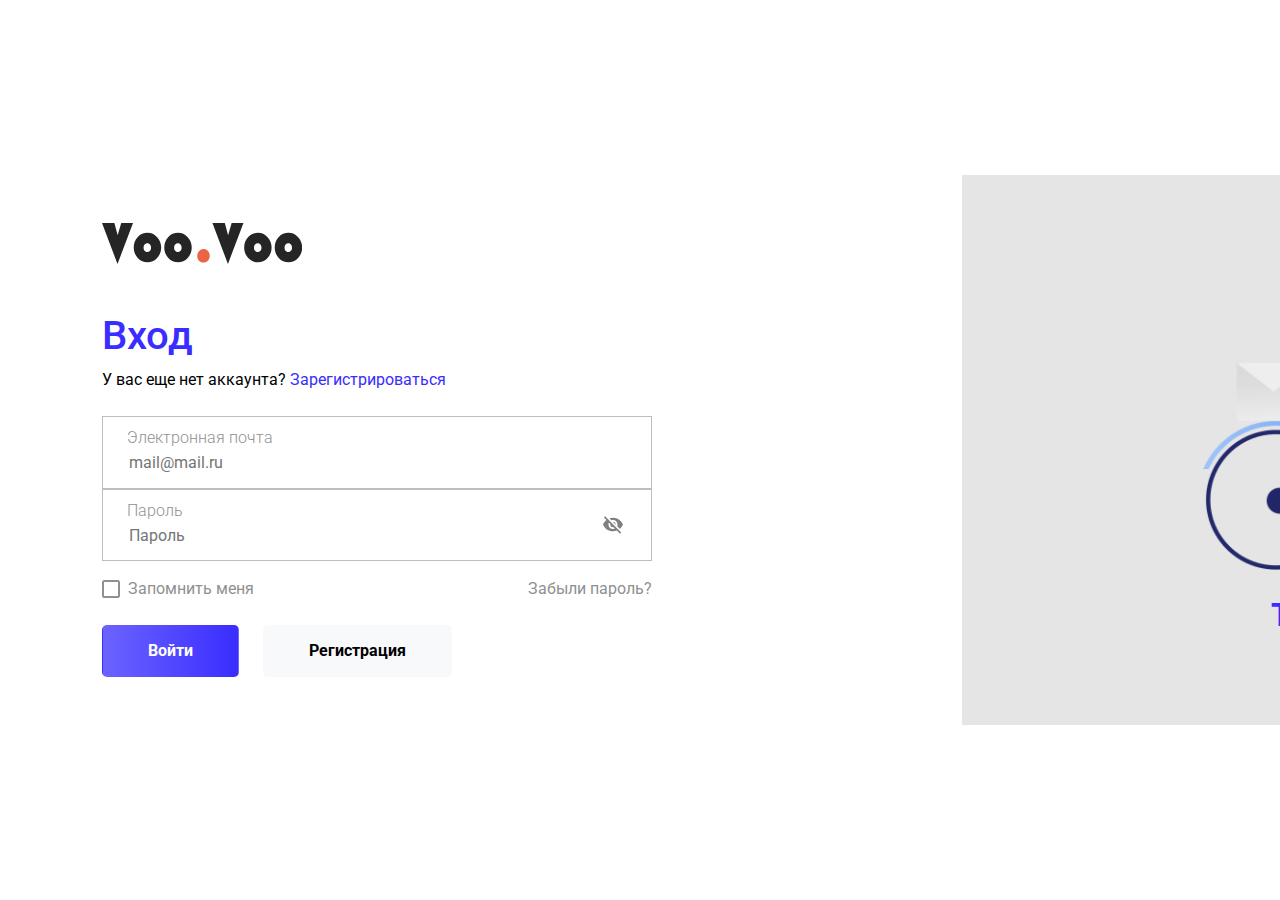
<file: entrance.html>
<!DOCTYPE html>
<html lang="ru">
<head>
	<meta charset="UTF-8">
    <meta http-equiv="X-UA-Compatible" content="IE=edge">
    <!-- <meta name="viewport" content="width=device-width, initial-scale=1.0"> -->
    <meta name="viewport" content="width=1920">
    <title>Admin - Вход</title>
    <link rel="stylesheet" href="css/bootstrap.css">
    <link rel="stylesheet" href="css/style.css">
    <link rel="stylesheet" href="css/extra.css">
    <link rel="preconnect" href="https://fonts.gstatic.com">
    <link href="https://fonts.googleapis.com/css2?family=Roboto:ital,wght@0,100;0,300;0,400;0,500;0,700;0,900;1,100;1,300;1,400;1,500;1,700;1,900&display=swap" rel="stylesheet">
</head>
<body>
	<section class="entrance_window">
		<div class="row row-cols-2 align-items-center h-100">
			<div class="pe-5">
				<img src="img/voovoo.svg" alt="" width="200px" class="mb-5">
				<div>
					<h1 class="main-color">Вход</h1>
					<div>У вас еще нет аккаунта? <span class="main-color"><a href="registration.html">Зарегистрироваться</a></span></div>
					<form action="" class="mt-4">
						<div class="input-box">
							<div class="text-muted fw-light">Электронная почта</div>
							<input type="text" placeholder="mail@mail.ru" onfocus="this.parentNode.classList.add('input-box-focus')" onblur="this.parentNode.classList.remove('input-box-focus')">
						</div>
						<div class="input-box password">
							<div class="text-muted fw-light">Пароль</div>
							<input class="w-100" type="password" name="password" autocomplete="current-password" minlength="4" maxlength="8" size="8" placeholder="Пароль" onfocus="this.parentNode.classList.add('input-box-focus')" onblur="this.parentNode.classList.remove('input-box-focus')">
							<button type="button" data-state="invisible" class="pass_btn"></button>
						</div>
						<div class="d-flex justify-content-between mt-3">
							<div class="d-flex align-items-center">
								<input class="form-check-input mt-0 me-2" type="checkbox" id="remember">
								<label class="text-muted" for="remember">Запомнить меня</label>
							</div>
							<a href="password.html" class="text-muted">Забыли пароль?</a>
						</div>
						<div class="d-flex align-items-center mt-4">
							<button type="submit" class="btn btn-primary">Войти</button>
							<a href="registration.html" class="btn btn-light ms-4">Регистрация</a>
						</div>
					</form>
				</div>
			</div>
			<div>
				<div class="img">
					<img src="img/img1.png" class="">
					<div>Текст баннера</div>
				</div>
			</div>
		</div>
	</section>

	<script src="js/bootstrap.js"></script>
    <script src="js/script.js"></script>
</body>
</html>
</file>
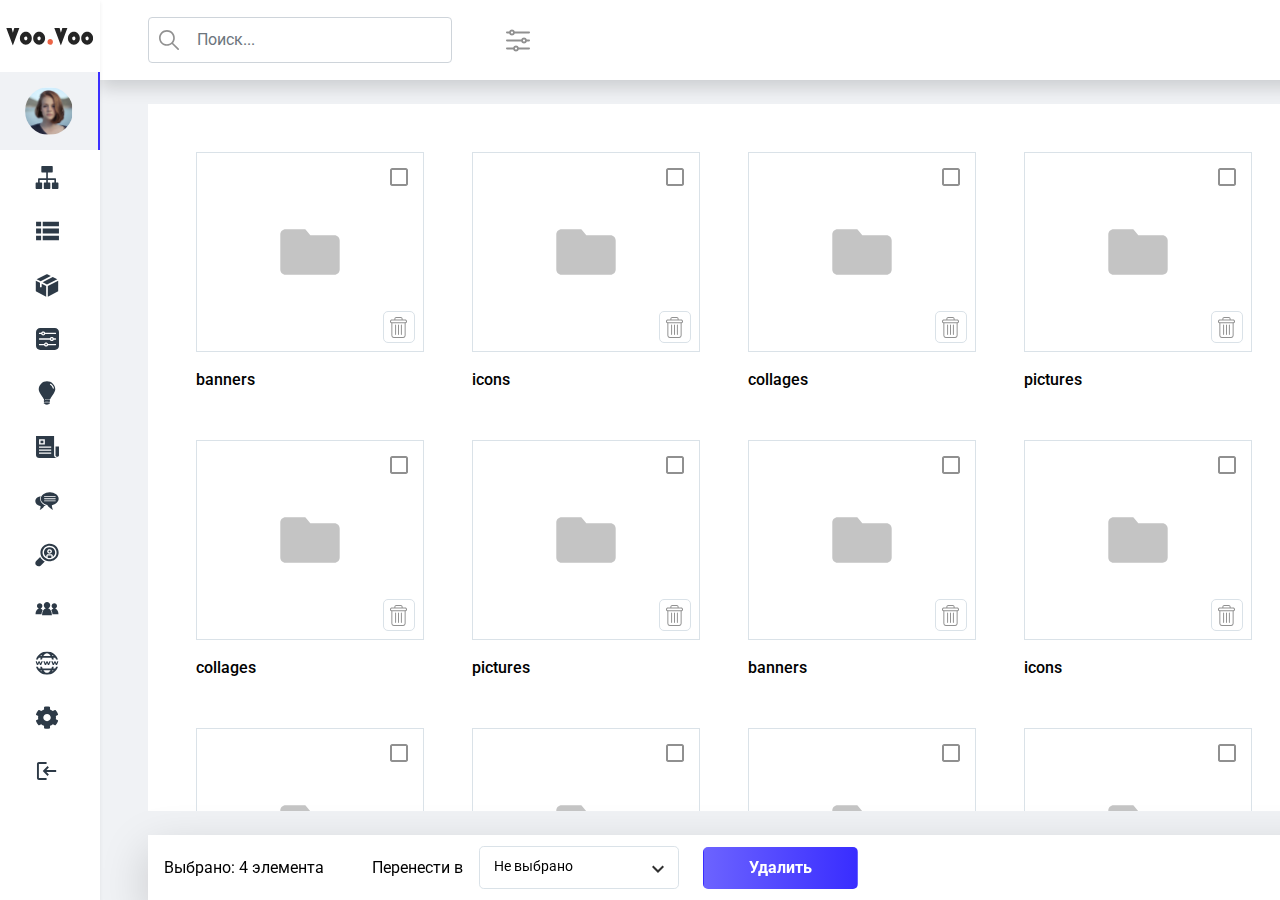
<file: folders.html>
<!DOCTYPE html>
<html lang="ru">
<head>
    <meta charset="UTF-8">
    <meta http-equiv="X-UA-Compatible" content="IE=edge">
    <!-- <meta name="viewport" content="width=device-width, initial-scale=1.0"> -->
    <title>Папки Admin</title>
    <link rel="stylesheet" href="css/bootstrap.css">
    <link rel="stylesheet" href="css/style.css">
    <link rel="stylesheet" href="css/extra.css">
    <link rel="preconnect" href="https://fonts.gstatic.com">
    <link href="https://fonts.googleapis.com/css2?family=Roboto:ital,wght@0,100;0,300;0,400;0,500;0,700;0,900;1,100;1,300;1,400;1,500;1,700;1,900&display=swap" rel="stylesheet">
</head>

<body class="position-relative photos-page">
    <!-- left nav -->
    <nav class="navigation position-fixed shadow-sm bg-white top-0 bottom-0 start-0 overflow-auto-hidden">
        <a href="index.html" class="my-4 d-block text-center">
            <img src="img/images/logo.svg" width="88" height="18" alt="Voo Voo Логотип">
        </a>
        <div class="nav-item mx-auto">
            <div class="nav-link active text-center px-0">
                <img class="rounded-circle user mx-auto" src="img/images/user.jpg" alt="Пользователь">
            </div>
        </div>
        <div>
            <div class="nav-item">
                <a class="nav-link" href="index.html">
                    <img class="nav-icon" src="img/icons/icon1.svg">
                    <span>Структура сайта</span>
                </a>
            </div>
            <div class="nav-item">
                <a class="nav-link" href="edit.html">
                    <img class="nav-icon" src="img/icons/icon2.svg">
                    <span>Каталог</span>
                </a>
            </div>
            <div class="nav-item">
                <a class="nav-link" href="items.html">
                    <img class="nav-icon" src="img/icons/icon3.svg">
                    <span>Товары</span>
                </a>
            </div>
            <div class="nav-item">
                <a class="nav-link" href="photos.html">
                    <img class="nav-icon" src="img/icons/icon4.svg">
                    <span>Фильтрация</span>
                </a>
            </div>
            <div class="nav-item">
                <a class="nav-link" href="promo.html">
                    <img class="nav-icon" src="img/icons/icon5.svg">
                    <span>Квиз</span>
                </a>
            </div>
            <div class="nav-item">
                <a class="nav-link" href="#">
                    <img class="nav-icon" src="img/icons/icon6.svg">
                    <span>Новости</span>
                </a>
            </div>
            <div class="nav-item">
                <a class="nav-link" href="#">
                    <img class="nav-icon" src="img/icons/icon7.svg">
                    <span>Отзывы</span>
                </a>
            </div>
            <div class="nav-item">
                <a class="nav-link" href="#">
                    <img class="nav-icon" src="img/icons/icon8.svg">
                    <span>Вакансии</span>
                </a>
            </div>
            <div class="nav-item">
                <a class="nav-link" href="#">
                    <img class="nav-icon" src="img/icons/icon9.svg">
                    <span>Сотрудники</span>
                </a>
            </div>
            <div class="nav-item">
                <a class="nav-link" href="#">
                    <img class="nav-icon" src="img/icons/icon10.svg">
                    <span>Домен и хостинг</span>
                </a>
            </div>
            <div class="nav-item">
                <a class="nav-link" href="#">
                    <img class="nav-icon" src="img/icons/icon11.svg">
                    <span>Настройки</span>
                </a>
            </div>
            <div class="nav-item">
                <a class="nav-link" href="#">
                    <img class="nav-icon" src="img/icons/icon12.svg">
                    <span>Выйти</span>
                </a>
            </div>
        </div>
    </nav>

    <div class="main-area position-relative">
        <!-- top nav -->
        <nav class="nav-top bg-white shadow w-100 d-flex align-items-center px-5">
            <div class="d-inline-block" style="width: 19rem;">
                <input class="form-control ps-5 col-3 form-search" list="datalistOptions" id="exampleDataList" placeholder="Поиск...">
                <datalist id="datalistOptions">
                    <option value="San Francisco">
                    <option value="New York">
                    <option value="Seattle">
                </datalist>
            </div>
            <button class="btn btn-link btn-filter p-0 ms-5"></button>
            <button class="btn btn-primary ms-auto">Сохранить</button>
        </nav>

        <main class="d-flex px-5 py-4">
            <section class="content bg-white p-5">
                <div class="row row-cols-6 align-content-start g-5 overflow-auto">
                    <div>
                        <div class="position-relative">
                            <input class="form-check-input end-0 top-0 mt-3 me-3 position-absolute" type="checkbox" style="width: 1.125rem; height: 1.125rem;">
                            <div class="border mb-3 position-relative folder" style="height: 12.5rem;">
                                <button class="btn bg-white border btn-delete btn-del-4 p-2 position-absolute end-0 bottom-0 me-2 mb-2"></button>
                            </div>
                            <a href="photos.html" class="fw-medium">banners</a>
                        </div>
                    </div>
                    <div>
                        <div class="position-relative">
                            <input class="form-check-input end-0 top-0 mt-3 me-3 position-absolute" type="checkbox" style="width: 1.125rem; height: 1.125rem;">
                            <div class="border mb-3 position-relative folder" style="height: 12.5rem;">
                                <button class="btn bg-white border btn-delete btn-del-4 p-2 position-absolute end-0 bottom-0 me-2 mb-2"></button>
                            </div>
                            <a href="photos.html" class="fw-medium">icons</a>
                        </div>
                    </div>
                    <div>
                        <div class="position-relative">
                            <input class="form-check-input end-0 top-0 mt-3 me-3 position-absolute" type="checkbox" style="width: 1.125rem; height: 1.125rem;">
                            <div class="border mb-3 position-relative folder" style="height: 12.5rem;">
                                <button class="btn bg-white border btn-delete btn-del-4 p-2 position-absolute end-0 bottom-0 me-2 mb-2"></button>
                            </div>
                            <a href="photos.html" class="fw-medium">collages</a>
                        </div>
                    </div>
                    <div>
                        <div class="position-relative">
                            <input class="form-check-input end-0 top-0 mt-3 me-3 position-absolute" type="checkbox" style="width: 1.125rem; height: 1.125rem;">
                            <div class="border mb-3 position-relative folder" style="height: 12.5rem;">
                                <button class="btn bg-white border btn-delete btn-del-4 p-2 position-absolute end-0 bottom-0 me-2 mb-2"></button>
                            </div>
                            <a href="photos.html" class="fw-medium">pictures</a>
                        </div>
                    </div>
                    <div>
                        <div class="position-relative">
                            <input class="form-check-input end-0 top-0 mt-3 me-3 position-absolute" type="checkbox" style="width: 1.125rem; height: 1.125rem;">
                            <div class="border mb-3 position-relative folder" style="height: 12.5rem;">
                                <button class="btn bg-white border btn-delete btn-del-4 p-2 position-absolute end-0 bottom-0 me-2 mb-2"></button>
                            </div>
                            <a href="photos.html" class="fw-medium">banners</a>
                        </div>
                    </div>
                    <div>
                        <div class="position-relative">
                            <input class="form-check-input end-0 top-0 mt-3 me-3 position-absolute" type="checkbox" style="width: 1.125rem; height: 1.125rem;">
                            <div class="border mb-3 position-relative folder" style="height: 12.5rem;">
                                <button class="btn bg-white border btn-delete btn-del-4 p-2 position-absolute end-0 bottom-0 me-2 mb-2"></button>
                            </div>
                            <a href="photos.html" class="fw-medium">icons</a>
                        </div>
                    </div>
                    <div>
                        <div class="position-relative">
                            <input class="form-check-input end-0 top-0 mt-3 me-3 position-absolute" type="checkbox" style="width: 1.125rem; height: 1.125rem;">
                            <div class="border mb-3 position-relative folder" style="height: 12.5rem;">
                                <button class="btn bg-white border btn-delete btn-del-4 p-2 position-absolute end-0 bottom-0 me-2 mb-2"></button>
                            </div>
                            <a href="photos.html" class="fw-medium">collages</a>
                        </div>
                    </div>
                    <div>
                        <div class="position-relative">
                            <input class="form-check-input end-0 top-0 mt-3 me-3 position-absolute" type="checkbox" style="width: 1.125rem; height: 1.125rem;">
                            <div class="border mb-3 position-relative folder" style="height: 12.5rem;">
                                <button class="btn bg-white border btn-delete btn-del-4 p-2 position-absolute end-0 bottom-0 me-2 mb-2"></button>
                            </div>
                            <a href="photos.html" class="fw-medium">pictures</a>
                        </div>
                    </div>
                    <div>
                        <div class="position-relative">
                            <input class="form-check-input end-0 top-0 mt-3 me-3 position-absolute" type="checkbox" style="width: 1.125rem; height: 1.125rem;">
                            <div class="border mb-3 position-relative folder" style="height: 12.5rem;">
                                <button class="btn bg-white border btn-delete btn-del-4 p-2 position-absolute end-0 bottom-0 me-2 mb-2"></button>
                            </div>
                            <a href="photos.html" class="fw-medium">banners</a>
                        </div>
                    </div>
                    <div>
                        <div class="position-relative">
                            <input class="form-check-input end-0 top-0 mt-3 me-3 position-absolute" type="checkbox" style="width: 1.125rem; height: 1.125rem;">
                            <div class="border mb-3 position-relative folder" style="height: 12.5rem;">
                                <button class="btn bg-white border btn-delete btn-del-4 p-2 position-absolute end-0 bottom-0 me-2 mb-2"></button>
                            </div>
                            <a href="photos.html" class="fw-medium">icons</a>
                        </div>
                    </div>
                    <div>
                        <div class="position-relative">
                            <input class="form-check-input end-0 top-0 mt-3 me-3 position-absolute" type="checkbox" style="width: 1.125rem; height: 1.125rem;">
                            <div class="border mb-3 position-relative folder" style="height: 12.5rem;">
                                <button class="btn bg-white border btn-delete btn-del-4 p-2 position-absolute end-0 bottom-0 me-2 mb-2"></button>
                            </div>
                            <a href="photos.html" class="fw-medium">collages</a>
                        </div>
                    </div>
                    <div>
                        <div class="position-relative">
                            <input class="form-check-input end-0 top-0 mt-3 me-3 position-absolute" type="checkbox" style="width: 1.125rem; height: 1.125rem;">
                            <div class="border mb-3 position-relative folder" style="height: 12.5rem;">
                                <button class="btn bg-white border btn-delete btn-del-4 p-2 position-absolute end-0 bottom-0 me-2 mb-2"></button>
                            </div>
                            <a href="photos.html" class="fw-medium">pictures</a>
                        </div>
                    </div>
                    <div>
                        <div class="position-relative">
                            <input class="form-check-input end-0 top-0 mt-3 me-3 position-absolute" type="checkbox" style="width: 1.125rem; height: 1.125rem;">
                            <div class="border mb-3 position-relative folder" style="height: 12.5rem;">
                                <button class="btn bg-white border btn-delete btn-del-4 p-2 position-absolute end-0 bottom-0 me-2 mb-2"></button>
                            </div>
                            <a href="photos.html" class="fw-medium">banners</a>
                        </div>
                    </div>
                    <div>
                        <div class="position-relative">
                            <input class="form-check-input end-0 top-0 mt-3 me-3 position-absolute" type="checkbox" style="width: 1.125rem; height: 1.125rem;">
                            <div class="border mb-3 position-relative folder" style="height: 12.5rem;">
                                <button class="btn bg-white border btn-delete btn-del-4 p-2 position-absolute end-0 bottom-0 me-2 mb-2"></button>
                            </div>
                            <a href="photos.html" class="fw-medium">icons</a>
                        </div>
                    </div>
                    <div>
                        <div class="position-relative">
                            <input class="form-check-input end-0 top-0 mt-3 me-3 position-absolute" type="checkbox" style="width: 1.125rem; height: 1.125rem;">
                            <div class="border mb-3 position-relative folder" style="height: 12.5rem;">
                                <button class="btn bg-white border btn-delete btn-del-4 p-2 position-absolute end-0 bottom-0 me-2 mb-2"></button>
                            </div>
                            <a href="photos.html" class="fw-medium">collages</a>
                        </div>
                    </div>
                    <div>
                        <div class="position-relative">
                            <input class="form-check-input end-0 top-0 mt-3 me-3 position-absolute" type="checkbox" style="width: 1.125rem; height: 1.125rem;">
                            <div class="border mb-3 position-relative folder" style="height: 12.5rem;">
                                <button class="btn bg-white border btn-delete btn-del-4 p-2 position-absolute end-0 bottom-0 me-2 mb-2"></button>
                            </div>
                            <a href="photos.html" class="fw-medium">pictures</a>
                        </div>
                    </div>
                    <div>
                        <div class="position-relative">
                            <input class="form-check-input end-0 top-0 mt-3 me-3 position-absolute" type="checkbox" style="width: 1.125rem; height: 1.125rem;">
                            <div class="border mb-3 position-relative folder" style="height: 12.5rem;">
                                <button class="btn bg-white border btn-delete btn-del-4 p-2 position-absolute end-0 bottom-0 me-2 mb-2"></button>
                            </div>
                            <a href="photos.html" class="fw-medium">banners</a>
                        </div>
                    </div>
                    <div>
                        <div class="position-relative">
                            <input class="form-check-input end-0 top-0 mt-3 me-3 position-absolute" type="checkbox" style="width: 1.125rem; height: 1.125rem;">
                            <div class="border mb-3 position-relative folder" style="height: 12.5rem;">
                                <button class="btn bg-white border btn-delete btn-del-4 p-2 position-absolute end-0 bottom-0 me-2 mb-2"></button>
                            </div>
                            <a href="photos.html" class="fw-medium">icons</a>
                        </div>
                    </div>
                    <div>
                        <div class="position-relative">
                            <input class="form-check-input end-0 top-0 mt-3 me-3 position-absolute" type="checkbox" style="width: 1.125rem; height: 1.125rem;">
                            <div class="border mb-3 position-relative folder" style="height: 12.5rem;">
                                <button class="btn bg-white border btn-delete btn-del-4 p-2 position-absolute end-0 bottom-0 me-2 mb-2"></button>
                            </div>
                            <a href="photos.html" class="fw-medium">collages</a>
                        </div>
                    </div>
                    <div>
                        <div class="position-relative">
                            <input class="form-check-input end-0 top-0 mt-3 me-3 position-absolute" type="checkbox" style="width: 1.125rem; height: 1.125rem;">
                            <div class="border mb-3 position-relative folder" style="height: 12.5rem;">
                                <button class="btn bg-white border btn-delete btn-del-4 p-2 position-absolute end-0 bottom-0 me-2 mb-2"></button>
                            </div>
                            <a href="photos.html" class="fw-medium">pictures</a>
                        </div>
                    </div>
                    <div>
                        <div class="position-relative">
                            <input class="form-check-input end-0 top-0 mt-3 me-3 position-absolute" type="checkbox" style="width: 1.125rem; height: 1.125rem;">
                            <div class="border mb-3 position-relative folder" style="height: 12.5rem;">
                                <button class="btn bg-white border btn-delete btn-del-4 p-2 position-absolute end-0 bottom-0 me-2 mb-2"></button>
                            </div>
                            <a href="photos.html" class="fw-medium">banners</a>
                        </div>
                    </div>
                    <div>
                        <div class="position-relative">
                            <input class="form-check-input end-0 top-0 mt-3 me-3 position-absolute" type="checkbox" style="width: 1.125rem; height: 1.125rem;">
                            <div class="border mb-3 position-relative folder" style="height: 12.5rem;">
                                <button class="btn bg-white border btn-delete btn-del-4 p-2 position-absolute end-0 bottom-0 me-2 mb-2"></button>
                            </div>
                            <a href="photos.html" class="fw-medium">icons</a>
                        </div>
                    </div>
                    <div>
                        <div class="position-relative">
                            <input class="form-check-input end-0 top-0 mt-3 me-3 position-absolute" type="checkbox" style="width: 1.125rem; height: 1.125rem;">
                            <div class="border mb-3 position-relative folder" style="height: 12.5rem;">
                                <button class="btn bg-white border btn-delete btn-del-4 p-2 position-absolute end-0 bottom-0 me-2 mb-2"></button>
                            </div>
                            <a href="photos.html" class="fw-medium">collages</a>
                        </div>
                    </div>
                    <div>
                        <div class="position-relative">
                            <input class="form-check-input end-0 top-0 mt-3 me-3 position-absolute" type="checkbox" style="width: 1.125rem; height: 1.125rem;">
                            <div class="border mb-3 position-relative folder" style="height: 12.5rem;">
                                <button class="btn bg-white border btn-delete btn-del-4 p-2 position-absolute end-0 bottom-0 me-2 mb-2"></button>
                            </div>
                            <a href="photos.html" class="fw-medium">pictures</a>
                        </div>
                    </div>
                </div>
            </section>
        </main>

        <!-- bottom nav -->
        <footer class="ms-5 ps-3 pe-5 bg-white shadow-lg d-flex align-items-center">
            <div>Выбрано: 4 элемента</div>
            <div class="d-flex align-items-center ms-5">
                <label for="" class="form-label mb-0 me-3 text-nowrap">Перенести в</label>
                <div class="custom-select single align-bottom f_09" style="width: 200px;">
                    <button type="button">Не выбрано</button>
                    <div class="cs-options">
                        <div class="radio">
                            <input type="radio" name="radio-opt" value="Название папки">
                            <label>Название папки</label>
                        </div>
                        <div class="sublevel">
                            <div class="radio">
                                <input type="radio" name="radio-opt" value="Подпапка">
                                <label>
                                    Подпапка
                                </label>
                            </div>
                        </div>
                        <div class="radio">
                            <input type="radio" name="radio-opt" value="Название папки">
                            <label>Название папки</label>
                        </div>
                        <div class="radio">
                            <input type="radio" name="radio-opt" value="Название папки">
                            <label>Название папки</label>
                        </div>
                    </div>
                </div>
            </div>
            <button class="btn btn-primary py-2 ms-4">Удалить</button>
            <nav aria-label="..." class="ms-auto">
                <ul class="pagination mb-0">
                    <li class="page-item disabled">
                        <a class="page-link" href="#" tabindex="-1" aria-disabled="true">
                            <svg class="me-3" width="9" height="14" viewBox="0 0 9 14" fill="none" xmlns="http://www.w3.org/2000/svg">
                        <path d="M8.823 2.22601L3.72351 7.19851L8.823 12.171L7.25307 13.6985L0.572511 7.19851L7.25307 0.698509L8.823 2.22601Z" fill="#303030"/>
                    </svg><span>Назад</span></a>
                    </li>
                    <li class="page-item active" aria-current="page">
                        <a class="page-link" href="#">1</a>
                    </li>
                    <li class="page-item"><a class="page-link" href="#">2</a></li>
                    <li class="page-item"><a class="page-link" href="#">3</a></li>
                    <li class="page-item"><a class="page-link" href="#">...</a></li>
                    <li class="page-item"><a class="page-link" href="#">785</a></li>
                    <li class="page-item">
                        <a class="page-link" href="#">
                            <span>Далее</span><svg class="ms-3" width="10" height="14" viewBox="0 0 10 14" fill="none" xmlns="http://www.w3.org/2000/svg">
                        <path d="M0.806152 2.14948L5.90564 7.12198L0.806153 12.0945L2.37608 13.622L9.05664 7.12198L2.37608 0.621979L0.806152 2.14948Z" fill="#392DFF"/>
                    </svg>
                        </a>
                    </li>
                </ul>
            </nav>
        </footer>
    </div>

    <script src="js/bootstrap.js"></script>
    <script src="js/script.js"></script>

</body>

</html>
</file>
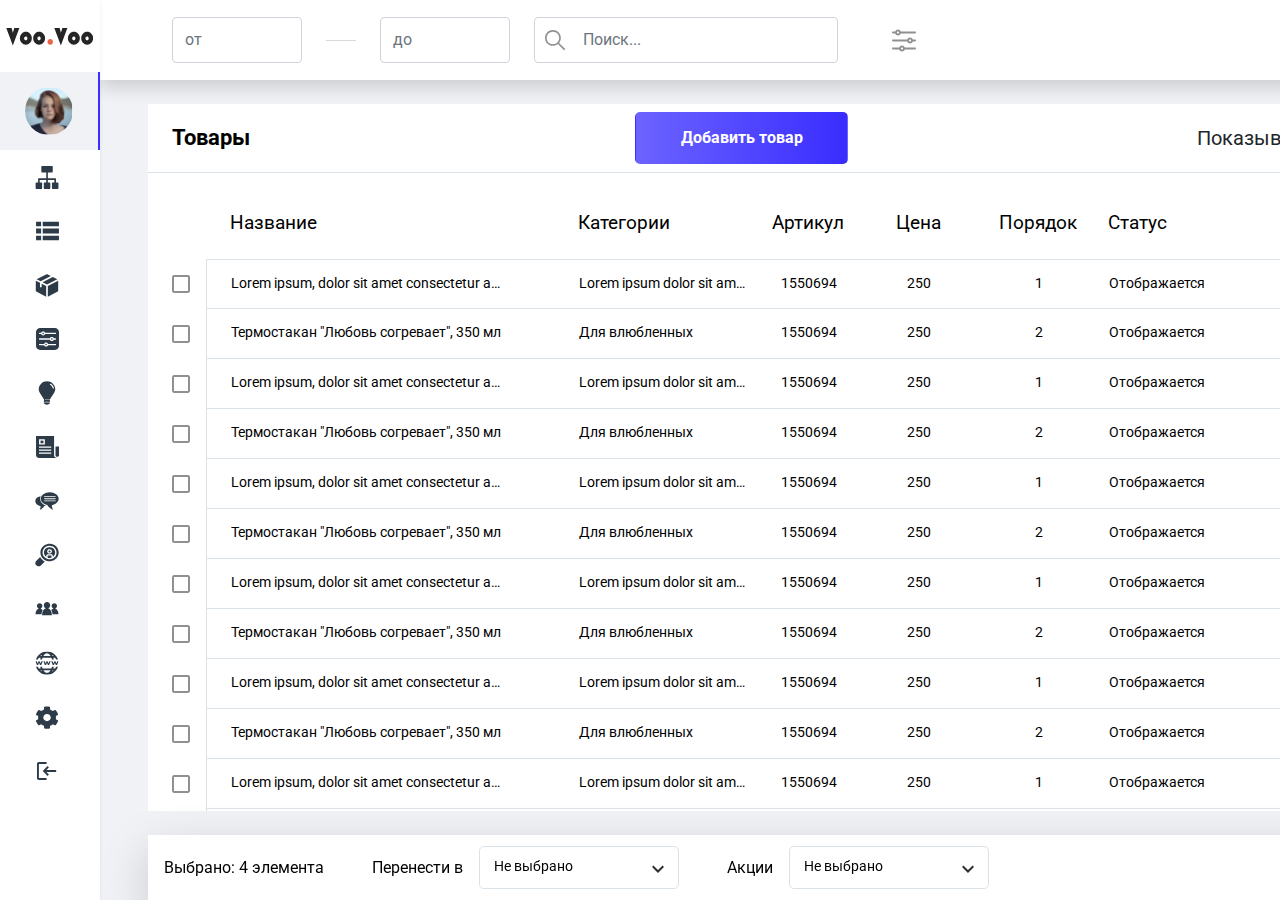
<file: items.html>
<!DOCTYPE html>
<html lang="ru">
<head>
    <meta charset="UTF-8">
    <meta http-equiv="X-UA-Compatible" content="IE=edge">
    <!-- <meta name="viewport" content="width=device-width, initial-scale=1.0"> -->
    <meta name="viewport" content="width=1920">
    <title>Admin - Товары</title>
    <link rel="stylesheet" href="css/bootstrap.css">
    <link rel="stylesheet" href="css/style.css">
    <link rel="stylesheet" href="css/extra.css">
    <link rel="preconnect" href="https://fonts.gstatic.com">
    <link href="https://fonts.googleapis.com/css2?family=Roboto:ital,wght@0,100;0,300;0,400;0,500;0,700;0,900;1,100;1,300;1,400;1,500;1,700;1,900&display=swap" rel="stylesheet">
</head>
<body class="position-relative">
    <!-- left nav -->
    <nav class="navigation position-fixed shadow-sm bg-white top-0 bottom-0 start-0 overflow-auto-hidden">
        <a href="index.html" class="my-4 d-block text-center">
            <img src="img/images/logo.svg" width="88" height="18" alt="Voo Voo Логотип">
        </a>
        <div class="nav-item mx-auto">
            <div class="nav-link active text-center px-0">
                <img class="rounded-circle user mx-auto" src="img/images/user.jpg" alt="Пользователь">
            </div>
        </div>
        <div>
            <div class="nav-item">
                <a class="nav-link" href="index.html">
                    <img class="nav-icon" src="img/icons/icon1.svg">
                    <span>Структура сайта</span>
                </a>
            </div>
            <div class="nav-item">
                <a class="nav-link" href="edit.html">
                    <img class="nav-icon" src="img/icons/icon2.svg">
                    <span>Каталог</span>
                </a>
            </div>
            <div class="nav-item">
                <a class="nav-link" href="items.html">
                    <img class="nav-icon" src="img/icons/icon3.svg">
                    <span>Товары</span>
                </a>
            </div>
            <div class="nav-item">
                <a class="nav-link" href="photos.html">
                    <img class="nav-icon" src="img/icons/icon4.svg">
                    <span>Фильтрация</span>
                </a>
            </div>
            <div class="nav-item">
                <a class="nav-link" href="promo.html">
                    <img class="nav-icon" src="img/icons/icon5.svg">
                    <span>Квиз</span>
                </a>
            </div>
            <div class="nav-item">
                <a class="nav-link" href="#">
                    <img class="nav-icon" src="img/icons/icon6.svg">
                    <span>Новости</span>
                </a>
            </div>
            <div class="nav-item">
                <a class="nav-link" href="#">
                    <img class="nav-icon" src="img/icons/icon7.svg">
                    <span>Отзывы</span>
                </a>
            </div>
            <div class="nav-item">
                <a class="nav-link" href="#">
                    <img class="nav-icon" src="img/icons/icon8.svg">
                    <span>Вакансии</span>
                </a>
            </div>
            <div class="nav-item">
                <a class="nav-link" href="#">
                    <img class="nav-icon" src="img/icons/icon9.svg">
                    <span>Сотрудники</span>
                </a>
            </div>
            <div class="nav-item">
                <a class="nav-link" href="#">
                    <img class="nav-icon" src="img/icons/icon10.svg">
                    <span>Домен и хостинг</span>
                </a>
            </div>
            <div class="nav-item">
                <a class="nav-link" href="#">
                    <img class="nav-icon" src="img/icons/icon11.svg">
                    <span>Настройки</span>
                </a>
            </div>
            <div class="nav-item">
                <a class="nav-link" href="#">
                    <img class="nav-icon" src="img/icons/icon12.svg">
                    <span>Выйти</span>
                </a>
            </div>
        </div>
    </nav>

    <!-- main content -->
    <div class="main-area position-relative">
        <!-- top nav -->
        <nav class="nav-top bg-white shadow w-100 d-flex align-items-center px-5">
            <input type="number" class="form-control mx-4" placeholder="от" style="width: 8.125rem;">
            <div class="gray">
                <svg width="30" height="1" viewBox="0 0 30 1" fill="none" xmlns="http://www.w3.org/2000/svg">
                    <line y1="0.5" x2="30" y2="0.5" stroke="black" stroke-opacity="0.15"/>
                </svg>                    
            </div>
            <input type="number" class="form-control mx-4" placeholder="до" style="width: 8.125rem;">
            <div class="d-inline-block" style="width: 19rem;">
                <input class="form-control ps-5 col-3 form-search" list="datalistOptions" id="exampleDataList" placeholder="Поиск...">
                <datalist id="datalistOptions">
                    <option value="San Francisco">
                    <option value="New York">
                    <option value="Seattle">
                </datalist>
            </div>
            <button class="btn btn-link btn-filter p-0 ms-5"></button>
        </nav>
        <main class="d-flex px-5 py-4">
            <!-- left panel -->
            <section class="content bg-white">
                <div class="d-flex align-items-center justify-content-between py-2 px-4 border-bottom">
                    <nav aria-label="breadcrumb">
                        <ol class="breadcrumb fw-bold mb-0">
                            <li class="breadcrumb-item"><a href="#">Товары</a></li>
                        </ol>
                    </nav>
                    <button class="btn btn-primary ms-5">Добавить товар</button>
                    <select class="form-select border-0 fs-5 w-auto">
                        <option value="1" selected>Показывать по 20</option>
                        <option value="2">Показывать по 30</option>
                    </select>
                </div>
                <div class="px-4 py-3">
                    <div class="items-list-head">
                        <div class="name">Название</div>
                        <div class="category">Категории</div>
                        <div class="vendor-code">Артикул</div>
                        <div class="price">Цена</div>
                        <div class="order">Порядок</div>
                        <div class="status">Статус</div>
                        <div class="btns"></div>
                    </div>
                    <div class="items-list">
                        <div class="item-row">
                            <input class="form-check-input mt-3 me-3" type="checkbox" value="product_ID">
                            <div class="item-tb">
                                <div class="name">
                                    <div class="to-highlight">Lorem ipsum, dolor sit amet consectetur adipisicing elit. Quis ex asperiores beatae, hic facere optio, quisquam consectetur quo minus, suscipit fugit voluptatum quam nulla. Praesentium quae debitis in saepe at.</div>
                                </div>
                                <div class="category">Lorem ipsum dolor sit amet consectetur adipisicing elit.</div>
                                <div class="vendor-code">1550694</div>
                                <div class="price">250</div>
                                <div class="order">1</div>
                                <div class="status">Отображается</div>
                                <div class="btns">
                                    <button class="btn btn-edit p-1"></button>
                                    <button class="btn btn-delete p-1"></button>
                                </div>
                            </div>
                        </div>
                        <div class="item-row">
                            <input class="form-check-input mt-3 me-3" type="checkbox" value="product_ID">
                            <div class="item-tb">
                                <div class="name">
                                    <div class="to-highlight">Термостакан "Любовь согревает", 350 мл</div>
                                </div>
                                <div class="category">Для влюбленных</div>
                                <div class="vendor-code">1550694</div>
                                <div class="price">250</div>
                                <div class="order">2</div>
                                <div class="status">Отображается</div>
                                <div class="btns">
                                    <button class="btn btn-edit p-1"></button>
                                    <button class="btn btn-delete p-1"></button>
                                </div>
                            </div>
                        </div>
                        <div class="item-row">
                            <input class="form-check-input mt-3 me-3" type="checkbox" value="product_ID">
                            <div class="item-tb">
                                <div class="name">
                                    <div class="to-highlight">Lorem ipsum, dolor sit amet consectetur adipisicing elit. Quis ex asperiores beatae, hic facere optio, quisquam consectetur quo minus, suscipit fugit voluptatum quam nulla. Praesentium quae debitis in saepe at.</div>
                                </div>
                                <div class="category">Lorem ipsum dolor sit amet consectetur adipisicing elit.</div>
                                <div class="vendor-code">1550694</div>
                                <div class="price">250</div>
                                <div class="order">1</div>
                                <div class="status">Отображается</div>
                                <div class="btns">
                                    <button class="btn btn-edit p-1"></button>
                                    <button class="btn btn-delete p-1"></button>
                                </div>
                            </div>
                        </div>
                        <div class="item-row">
                            <input class="form-check-input mt-3 me-3" type="checkbox" value="product_ID">
                            <div class="item-tb">
                                <div class="name">
                                    <div class="to-highlight">Термостакан "Любовь согревает", 350 мл</div>
                                </div>
                                <div class="category">Для влюбленных</div>
                                <div class="vendor-code">1550694</div>
                                <div class="price">250</div>
                                <div class="order">2</div>
                                <div class="status">Отображается</div>
                                <div class="btns">
                                    <button class="btn btn-edit p-1"></button>
                                    <button class="btn btn-delete p-1"></button>
                                </div>
                            </div>
                        </div>
                        <div class="item-row">
                            <input class="form-check-input mt-3 me-3" type="checkbox" value="product_ID">
                            <div class="item-tb">
                                <div class="name">
                                    <div class="to-highlight">Lorem ipsum, dolor sit amet consectetur adipisicing elit. Quis ex asperiores beatae, hic facere optio, quisquam consectetur quo minus, suscipit fugit voluptatum quam nulla. Praesentium quae debitis in saepe at.</div>
                                </div>
                                <div class="category">Lorem ipsum dolor sit amet consectetur adipisicing elit.</div>
                                <div class="vendor-code">1550694</div>
                                <div class="price">250</div>
                                <div class="order">1</div>
                                <div class="status">Отображается</div>
                                <div class="btns">
                                    <button class="btn btn-edit p-1"></button>
                                    <button class="btn btn-delete p-1"></button>
                                </div>
                            </div>
                        </div>
                        <div class="item-row">
                            <input class="form-check-input mt-3 me-3" type="checkbox" value="product_ID">
                            <div class="item-tb">
                                <div class="name">
                                    <div class="to-highlight">Термостакан "Любовь согревает", 350 мл</div>
                                </div>
                                <div class="category">Для влюбленных</div>
                                <div class="vendor-code">1550694</div>
                                <div class="price">250</div>
                                <div class="order">2</div>
                                <div class="status">Отображается</div>
                                <div class="btns">
                                    <button class="btn btn-edit p-1"></button>
                                    <button class="btn btn-delete p-1"></button>
                                </div>
                            </div>
                        </div>
                        <div class="item-row">
                            <input class="form-check-input mt-3 me-3" type="checkbox" value="product_ID">
                            <div class="item-tb">
                                <div class="name">
                                    <div class="to-highlight">Lorem ipsum, dolor sit amet consectetur adipisicing elit. Quis ex asperiores beatae, hic facere optio, quisquam consectetur quo minus, suscipit fugit voluptatum quam nulla. Praesentium quae debitis in saepe at.</div>
                                </div>
                                <div class="category">Lorem ipsum dolor sit amet consectetur adipisicing elit.</div>
                                <div class="vendor-code">1550694</div>
                                <div class="price">250</div>
                                <div class="order">1</div>
                                <div class="status">Отображается</div>
                                <div class="btns">
                                    <button class="btn btn-edit p-1"></button>
                                    <button class="btn btn-delete p-1"></button>
                                </div>
                            </div>
                        </div>
                        <div class="item-row">
                            <input class="form-check-input mt-3 me-3" type="checkbox" value="product_ID">
                            <div class="item-tb">
                                <div class="name">
                                    <div class="to-highlight">Термостакан "Любовь согревает", 350 мл</div>
                                </div>
                                <div class="category">Для влюбленных</div>
                                <div class="vendor-code">1550694</div>
                                <div class="price">250</div>
                                <div class="order">2</div>
                                <div class="status">Отображается</div>
                                <div class="btns">
                                    <button class="btn btn-edit p-1"></button>
                                    <button class="btn btn-delete p-1"></button>
                                </div>
                            </div>
                        </div>
                        <div class="item-row">
                            <input class="form-check-input mt-3 me-3" type="checkbox" value="product_ID">
                            <div class="item-tb">
                                <div class="name">
                                    <div class="to-highlight">Lorem ipsum, dolor sit amet consectetur adipisicing elit. Quis ex asperiores beatae, hic facere optio, quisquam consectetur quo minus, suscipit fugit voluptatum quam nulla. Praesentium quae debitis in saepe at.</div>
                                </div>
                                <div class="category">Lorem ipsum dolor sit amet consectetur adipisicing elit.</div>
                                <div class="vendor-code">1550694</div>
                                <div class="price">250</div>
                                <div class="order">1</div>
                                <div class="status">Отображается</div>
                                <div class="btns">
                                    <button class="btn btn-edit p-1"></button>
                                    <button class="btn btn-delete p-1"></button>
                                </div>
                            </div>
                        </div>
                        <div class="item-row">
                            <input class="form-check-input mt-3 me-3" type="checkbox" value="product_ID">
                            <div class="item-tb">
                                <div class="name">
                                    <div class="to-highlight">Термостакан "Любовь согревает", 350 мл</div>
                                </div>
                                <div class="category">Для влюбленных</div>
                                <div class="vendor-code">1550694</div>
                                <div class="price">250</div>
                                <div class="order">2</div>
                                <div class="status">Отображается</div>
                                <div class="btns">
                                    <button class="btn btn-edit p-1"></button>
                                    <button class="btn btn-delete p-1"></button>
                                </div>
                            </div>
                        </div>
                        <div class="item-row">
                            <input class="form-check-input mt-3 me-3" type="checkbox" value="product_ID">
                            <div class="item-tb">
                                <div class="name">
                                    <div class="to-highlight">Lorem ipsum, dolor sit amet consectetur adipisicing elit. Quis ex asperiores beatae, hic facere optio, quisquam consectetur quo minus, suscipit fugit voluptatum quam nulla. Praesentium quae debitis in saepe at.</div>
                                </div>
                                <div class="category">Lorem ipsum dolor sit amet consectetur adipisicing elit.</div>
                                <div class="vendor-code">1550694</div>
                                <div class="price">250</div>
                                <div class="order">1</div>
                                <div class="status">Отображается</div>
                                <div class="btns">
                                    <button class="btn btn-edit p-1"></button>
                                    <button class="btn btn-delete p-1"></button>
                                </div>
                            </div>
                        </div>
                        <div class="item-row">
                            <input class="form-check-input mt-3 me-3" type="checkbox" value="product_ID">
                            <div class="item-tb">
                                <div class="name">
                                    <div class="to-highlight">Термостакан "Любовь согревает", 350 мл</div>
                                </div>
                                <div class="category">Для влюбленных</div>
                                <div class="vendor-code">1550694</div>
                                <div class="price">250</div>
                                <div class="order">2</div>
                                <div class="status">Отображается</div>
                                <div class="btns">
                                    <button class="btn btn-edit p-1"></button>
                                    <button class="btn btn-delete p-1"></button>
                                </div>
                            </div>
                        </div>
                        <div class="item-row">
                            <input class="form-check-input mt-3 me-3" type="checkbox" value="product_ID">
                            <div class="item-tb">
                                <div class="name">
                                    <div class="to-highlight">Lorem ipsum, dolor sit amet consectetur adipisicing elit. Quis ex asperiores beatae, hic facere optio, quisquam consectetur quo minus, suscipit fugit voluptatum quam nulla. Praesentium quae debitis in saepe at.</div>
                                </div>
                                <div class="category">Lorem ipsum dolor sit amet consectetur adipisicing elit.</div>
                                <div class="vendor-code">1550694</div>
                                <div class="price">250</div>
                                <div class="order">1</div>
                                <div class="status">Отображается</div>
                                <div class="btns">
                                    <button class="btn btn-edit p-1"></button>
                                    <button class="btn btn-delete p-1"></button>
                                </div>
                            </div>
                        </div>
                        <div class="item-row">
                            <input class="form-check-input mt-3 me-3" type="checkbox" value="product_ID">
                            <div class="item-tb">
                                <div class="name">
                                    <div class="to-highlight">Термостакан "Любовь согревает", 350 мл</div>
                                </div>
                                <div class="category">Для влюбленных</div>
                                <div class="vendor-code">1550694</div>
                                <div class="price">250</div>
                                <div class="order">2</div>
                                <div class="status">Отображается</div>
                                <div class="btns">
                                    <button class="btn btn-edit p-1"></button>
                                    <button class="btn btn-delete p-1"></button>
                                </div>
                            </div>
                        </div>
                        <div class="item-row">
                            <input class="form-check-input mt-3 me-3" type="checkbox" value="product_ID">
                            <div class="item-tb">
                                <div class="name">
                                    <div class="to-highlight">Lorem ipsum, dolor sit amet consectetur adipisicing elit. Quis ex asperiores beatae, hic facere optio, quisquam consectetur quo minus, suscipit fugit voluptatum quam nulla. Praesentium quae debitis in saepe at.</div>
                                </div>
                                <div class="category">Lorem ipsum dolor sit amet consectetur adipisicing elit.</div>
                                <div class="vendor-code">1550694</div>
                                <div class="price">250</div>
                                <div class="order">1</div>
                                <div class="status">Отображается</div>
                                <div class="btns">
                                    <button class="btn btn-edit p-1"></button>
                                    <button class="btn btn-delete p-1"></button>
                                </div>
                            </div>
                        </div>
                        <div class="item-row">
                            <input class="form-check-input mt-3 me-3" type="checkbox" value="product_ID">
                            <div class="item-tb">
                                <div class="name">
                                    <div class="to-highlight">Термостакан "Любовь согревает", 350 мл</div>
                                </div>
                                <div class="category">Для влюбленных</div>
                                <div class="vendor-code">1550694</div>
                                <div class="price">250</div>
                                <div class="order">2</div>
                                <div class="status">Отображается</div>
                                <div class="btns">
                                    <button class="btn btn-edit p-1"></button>
                                    <button class="btn btn-delete p-1"></button>
                                </div>
                            </div>
                        </div>
                        <div class="item-row">
                            <input class="form-check-input mt-3 me-3" type="checkbox" value="product_ID">
                            <div class="item-tb">
                                <div class="name">
                                    <div class="to-highlight">Lorem ipsum, dolor sit amet consectetur adipisicing elit. Quis ex asperiores beatae, hic facere optio, quisquam consectetur quo minus, suscipit fugit voluptatum quam nulla. Praesentium quae debitis in saepe at.</div>
                                </div>
                                <div class="category">Lorem ipsum dolor sit amet consectetur adipisicing elit.</div>
                                <div class="vendor-code">1550694</div>
                                <div class="price">250</div>
                                <div class="order">1</div>
                                <div class="status">Отображается</div>
                                <div class="btns">
                                    <button class="btn btn-edit p-1"></button>
                                    <button class="btn btn-delete p-1"></button>
                                </div>
                            </div>
                        </div>
                        <div class="item-row">
                            <input class="form-check-input mt-3 me-3" type="checkbox" value="product_ID">
                            <div class="item-tb">
                                <div class="name">
                                    <div class="to-highlight">Термостакан "Любовь согревает", 350 мл</div>
                                </div>
                                <div class="category">Для влюбленных</div>
                                <div class="vendor-code">1550694</div>
                                <div class="price">250</div>
                                <div class="order">2</div>
                                <div class="status">Отображается</div>
                                <div class="btns">
                                    <button class="btn btn-edit p-1"></button>
                                    <button class="btn btn-delete p-1"></button>
                                </div>
                            </div>
                        </div>
                    </div>
                </div>
            </section>
            <!-- right panel -->
            <aside class="bg-white ms-4 py-4 px-4 d-flex flex-column">
                <div class="mb-auto">
                    <div class="mb-3">
                        <input type="text" class="form-control" id="exampleFormControlInput1" placeholder="Название">
                    </div>
                    <!-- custom select single -->
                    <div class="custom-select single mb-3">
                        <button type="button">Не выбрано</button>
                        <div class="cs-options search-list">
                            <input type="search" placeholder="Поиск" class="search-in-list">
                            <div class="radio search-item">
                                <input type="radio" name="radio-opt" value="Для влюбленных">
                                <label>Для влюбленных</label>
                            </div>
                            <div class="sublevel">
                                <div class="radio search-item">
                                    <input type="radio" name="radio-opt" value="Вкусные подарки Любовь">
                                    <label>
                                        <span class="nesting">-</span>
                                        <span class="level-mark">2</span>
                                        Вкусные подарки Любовь
                                    </label>
                                </div>
                                <div class="radio search-item">
                                    <input type="radio" name="radio-opt" value="Другое">
                                    <label>
                                        <span class="nesting">+</span>
                                        <span class="level-mark">2</span>
                                        Другое
                                    </label>
                                </div>
                                <div class="sublevel">
                                    <div class="radio search-item">
                                        <input type="radio" name="radio-opt" value="Термостакан “Любовь...">
                                        <label>
                                            <span class="nesting">-</span>
                                            <span class="level-mark">3</span>
                                            Термостакан “Любовь...
                                        </label>
                                    </div>
                                    <div class="radio search-item">
                                        <input type="radio" name="radio-opt" value="Другое 2">
                                        <label>
                                            <span class="nesting">-</span>
                                            <span class="level-mark">3</span>
                                            Другое 2
                                        </label>
                                    </div>
                                </div>
                            </div>
                            <div class="radio search-item">
                                <input type="radio" name="radio-opt" value="Подарочные наборы">
                                <label>Подарочные наборы</label>
                            </div>
                            <div class="sublevel">
                                <div class="radio search-item">
                                    <input type="radio" name="radio-opt" value="Мужские наборы">
                                    <label>
                                        <span class="nesting">-</span>
                                        <span class="level-mark">2</span>
                                        Мужские наборы
                                    </label>
                                </div>
                                <div class="radio search-item">
                                    <input type="radio" name="radio-opt" value="Женские наборы">
                                    <label>
                                        <span class="nesting">-</span>
                                        <span class="level-mark">2</span>
                                        Женские наборы
                                    </label>
                                </div>
                            </div>
                            <div class="radio search-item">
                                <input type="radio" name="radio-opt" value="Товары 18+">
                                <label>Товары 18+</label>
                            </div>
                            <div class="radio search-item">
                                <input type="radio" name="radio-opt" value="Воздушные шары">
                                <label>Воздушные шары</label>
                            </div>
                            <div class="sublevel">
                                <div class="radio search-item">
                                    <input type="radio" name="radio-opt" value="Латексные шары">
                                    <label>
                                        <span class="nesting">-</span>
                                        <span class="level-mark">2</span>
                                        Латексные шары
                                    </label>
                                </div>
                                <div class="radio search-item">
                                    <input type="radio" name="radio-opt" value="Фольгированные шары">
                                    <label>
                                        <span class="nesting">-</span>
                                        <span class="level-mark">2</span>
                                        Фольгированные шары
                                    </label>
                                </div>
                            </div>
                            <div class="radio search-item">
                                <input type="radio" name="radio-opt" value="Фотоальбомы">
                                <label>Фотоальбомы</label>
                            </div>
                            <div class="sublevel">
                                <div class="radio search-item">
                                    <input type="radio" name="radio-opt" value="Детские фотоальбомы и фотокниги">
                                    <label>
                                        <span class="nesting">-</span>
                                        <span class="level-mark">2</span>
                                        Детские фотоальбомы и фотокниги
                                    </label>
                                </div>
                                <div class="radio search-item">
                                    <input type="radio" name="radio-opt" value="Свадебные фотоальбомы">
                                    <label>
                                        <span class="nesting">-</span>
                                        <span class="level-mark">2</span>
                                        Свадебные фотоальбомы
                                    </label>
                                </div>
                                <div class="radio search-item">
                                    <input type="radio" name="radio-opt" value="Классические фотоальбомы и фотокниги">
                                    <label>
                                        <span class="nesting">-</span>
                                        <span class="level-mark">2</span>
                                        Классические фотоальбомы и фотокниги
                                    </label>
                                </div>
                            </div>
                            <div class="radio search-item">
                                <input type="radio" name="radio-opt" value="Подарочная косметика">
                                <label>Подарочная косметика</label>
                            </div>
                            <div class="radio search-item">
                                <input type="radio" name="radio-opt" value="Необычные вкусные подарки">
                                <label>Необычные вкусные подарки</label>
                            </div>
                        </div>
                    </div>       

                    <div class="row gx-3 align-items-center mb-3">
                        <div class="col-5">
                            <div class="lh_n">Акция</div>
                        </div>
                        <div class="col-7">
                            <!-- custom select multy -->
                            <div class="custom-select multy">
                                <button type="button">Не выбрано</button>
                                <div class="cs-options search-list">
                                    <input type="search" placeholder="Поиск" class="search-in-list">
                                    <div class="checkbox search-item">
                                        <input type="checkbox" name="offer-opt" value="Акция 1">
                                        <label>Акция 1</label>
                                    </div>
                                    <div class="checkbox search-item">
                                        <input type="checkbox" name="offer-opt" value="Акция 2">
                                        <label>Акция 2</label>
                                    </div>
                                    <div class="checkbox search-item">
                                        <input type="checkbox" name="offer-opt" value="Акция 3">
                                        <label>Акция 3</label>
                                    </div>
                                </div>
                            </div>
                        </div>
                    </div>

                    <div class="row gx-3 align-items-center mb-3">    
                        <div class="col-6">
                            <div class="lh_n">Порядковый номер</div>
                        </div>
                        <div class="col-6">
                            <input type="text" class="form-control text-end" placeholder="0" value="2">
                        </div>
                    </div>
                    <div class="form-check form-switch mb-3 ps-0 d-flex justify-content-between">
                        <label class="form-check-label" for="status-switch">Статус</label>
                        <div class="d-flex align-items-center fs-6 flex-row-reverse">
                            <input class="form-check-input m-0 float-none" type="checkbox" id="status-switch">
                            <span class="text-muted me-4 status-state"></span>
                        </div>
                    </div>
                    <div class="d-flex align-items-center justify-content-between mb-3">
                        <span>Дата изменения</span>
                        <span class="text-muted">24.02.21</span>
                    </div>
                </div>
                <div class="row gx-3">
                    <div class="col-6">
                        <button class="btn btn-outline-primary px-3 w-100">Сохранить</button>
                    </div>
                    <div class="col-6">
                        <button class="btn btn-outline-primary px-3 w-100">Посмотреть</button>
                    </div>
                    <div class="col-12 mt-3">
                        <a href="item-edit.html" class="btn btn-outline-primary w-100">Расширенное редактирование</a>
                    </div>
                </div>
            </aside>
        </main>
        <!-- bottom nav -->
        <footer class="ms-5 ps-3 pe-5 bg-white shadow-lg d-flex align-items-center">
            <div>Выбрано: 4 элемента</div>
            <div class="d-flex align-items-center ms-5">
                <label for="" class="form-label mb-0 me-3 text-nowrap">Перенести в</label>
                <div class="custom-select single align-bottom f_09" style="width: 200px;">
                    <button type="button">Не выбрано</button>
                    <div class="cs-options search-list">
                        <input type="search" placeholder="Поиск" class="search-in-list">
                        <div class="radio search-item">
                            <input type="radio" name="radio-opt" value="Для влюбленных">
                            <label>Для влюбленных</label>
                        </div>
                        <div class="sublevel">
                            <div class="radio search-item">
                                <input type="radio" name="radio-opt" value="Вкусные подарки Любовь">
                                <label>
                                    <span class="nesting">-</span>
                                    <span class="level-mark">2</span>
                                    Вкусные подарки Любовь
                                </label>
                            </div>
                            <div class="radio search-item">
                                <input type="radio" name="radio-opt" value="Другое">
                                <label>
                                    <span class="nesting">+</span>
                                    <span class="level-mark">2</span>
                                    Другое
                                </label>
                            </div>
                            <div class="sublevel">
                                <div class="radio search-item">
                                    <input type="radio" name="radio-opt" value="Термостакан “Любовь...">
                                    <label>
                                        <span class="nesting">-</span>
                                        <span class="level-mark">3</span>
                                        Термостакан “Любовь...
                                    </label>
                                </div>
                                <div class="radio search-item">
                                    <input type="radio" name="radio-opt" value="Другое 2">
                                    <label>
                                        <span class="nesting">-</span>
                                        <span class="level-mark">3</span>
                                        Другое 2
                                    </label>
                                </div>
                            </div>
                        </div>
                        <div class="radio search-item">
                            <input type="radio" name="radio-opt" value="Подарочные наборы">
                            <label>Подарочные наборы</label>
                        </div>
                        <div class="sublevel">
                            <div class="radio search-item">
                                <input type="radio" name="radio-opt" value="Мужские наборы">
                                <label>
                                    <span class="nesting">-</span>
                                    <span class="level-mark">2</span>
                                    Мужские наборы
                                </label>
                            </div>
                            <div class="radio search-item">
                                <input type="radio" name="radio-opt" value="Женские наборы">
                                <label>
                                    <span class="nesting">-</span>
                                    <span class="level-mark">2</span>
                                    Женские наборы
                                </label>
                            </div>
                        </div>
                        <div class="radio search-item">
                            <input type="radio" name="radio-opt" value="Товары 18+">
                            <label>Товары 18+</label>
                        </div>
                        <div class="radio search-item">
                            <input type="radio" name="radio-opt" value="Воздушные шары">
                            <label>Воздушные шары</label>
                        </div>
                        <div class="sublevel">
                            <div class="radio search-item">
                                <input type="radio" name="radio-opt" value="Латексные шары">
                                <label>
                                    <span class="nesting">-</span>
                                    <span class="level-mark">2</span>
                                    Латексные шары
                                </label>
                            </div>
                            <div class="radio search-item">
                                <input type="radio" name="radio-opt" value="Фольгированные шары">
                                <label>
                                    <span class="nesting">-</span>
                                    <span class="level-mark">2</span>
                                    Фольгированные шары
                                </label>
                            </div>
                        </div>
                        <div class="radio search-item">
                            <input type="radio" name="radio-opt" value="Фотоальбомы">
                            <label>Фотоальбомы</label>
                        </div>
                        <div class="sublevel">
                            <div class="radio search-item">
                                <input type="radio" name="radio-opt" value="Детские фотоальбомы и фотокниги">
                                <label>
                                    <span class="nesting">-</span>
                                    <span class="level-mark">2</span>
                                    Детские фотоальбомы и фотокниги
                                </label>
                            </div>
                            <div class="radio search-item">
                                <input type="radio" name="radio-opt" value="Свадебные фотоальбомы">
                                <label>
                                    <span class="nesting">-</span>
                                    <span class="level-mark">2</span>
                                    Свадебные фотоальбомы
                                </label>
                            </div>
                            <div class="radio search-item">
                                <input type="radio" name="radio-opt" value="Классические фотоальбомы и фотокниги">
                                <label>
                                    <span class="nesting">-</span>
                                    <span class="level-mark">2</span>
                                    Классические фотоальбомы и фотокниги
                                </label>
                            </div>
                        </div>
                        <div class="radio search-item">
                            <input type="radio" name="radio-opt" value="Подарочная косметика">
                            <label>Подарочная косметика</label>
                        </div>
                        <div class="radio search-item">
                            <input type="radio" name="radio-opt" value="Необычные вкусные подарки">
                            <label>Необычные вкусные подарки</label>
                        </div>
                    </div>
                </div>
            </div>
            <div class="d-flex align-items-center ms-5">
                <label for="" class="form-label mb-0 me-3 text-nowrap">Акции</label>
                <div class="custom-select multy align-bottom f_09" style="width: 200px;">
                    <button type="button">Не выбрано</button>
                    <div class="cs-options search-list">
                        <div class="checkbox search-item">
                            <input type="checkbox" name="offer-opt" value="Акция 1">
                            <label>Акция 1</label>
                        </div>
                        <div class="checkbox search-item">
                            <input type="checkbox" name="offer-opt" value="Акция 2">
                            <label>Акция 2</label>
                        </div>
                        <div class="checkbox search-item">
                            <input type="checkbox" name="offer-opt" value="Акция 3">
                            <label>Акция 3</label>
                        </div>
                    </div>
                </div>
            </div>
            <nav aria-label="..." class="ms-auto">
                <ul class="pagination mb-0">
                    <li class="page-item disabled">
                        <a class="page-link" href="#" tabindex="-1" aria-disabled="true">
                            <svg class="me-3" width="9" height="14" viewBox="0 0 9 14" fill="none" xmlns="http://www.w3.org/2000/svg">
                        <path d="M8.823 2.22601L3.72351 7.19851L8.823 12.171L7.25307 13.6985L0.572511 7.19851L7.25307 0.698509L8.823 2.22601Z" fill="#303030"/>
                    </svg><span>Назад</span></a>
                    </li>
                    <li class="page-item active" aria-current="page">
                        <a class="page-link" href="#">1</a>
                    </li>
                    <li class="page-item"><a class="page-link" href="#">2</a></li>
                    <li class="page-item"><a class="page-link" href="#">3</a></li>
                    <li class="page-item"><a class="page-link" href="#">...</a></li>
                    <li class="page-item"><a class="page-link" href="#">785</a></li>
                    <li class="page-item">
                        <a class="page-link" href="#">
                            <span>Далее</span><svg class="ms-3" width="10" height="14" viewBox="0 0 10 14" fill="none" xmlns="http://www.w3.org/2000/svg">
                        <path d="M0.806152 2.14948L5.90564 7.12198L0.806153 12.0945L2.37608 13.622L9.05664 7.12198L2.37608 0.621979L0.806152 2.14948Z" fill="#392DFF"/>
                    </svg>
                        </a>
                    </li>
                </ul>
            </nav>
        </footer>
    </div>

    <script src="js/bootstrap.js"></script>
    <script src="js/script.js"></script>
</body>

</html>
</file>
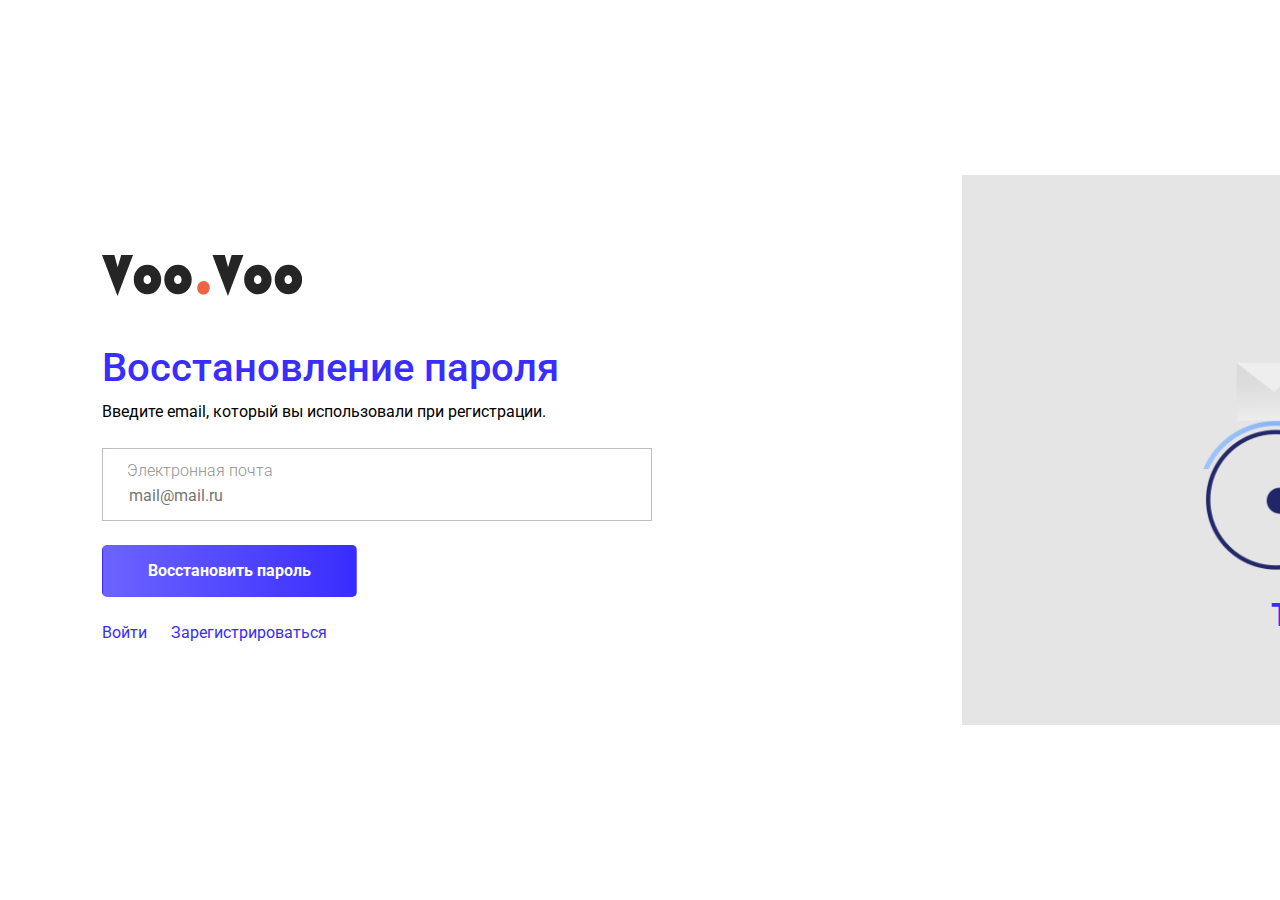
<file: password.html>
<!DOCTYPE html>
<html lang="ru">
<head>
	<meta charset="UTF-8">
    <meta http-equiv="X-UA-Compatible" content="IE=edge">
    <!-- <meta name="viewport" content="width=device-width, initial-scale=1.0"> -->
    <meta name="viewport" content="width=1920">
    <title>Admin - Восстановление пароля</title>
    <link rel="stylesheet" href="css/bootstrap.css">
    <link rel="stylesheet" href="css/style.css">
    <link rel="stylesheet" href="css/extra.css">
    <link rel="preconnect" href="https://fonts.gstatic.com">
    <link href="https://fonts.googleapis.com/css2?family=Roboto:ital,wght@0,100;0,300;0,400;0,500;0,700;0,900;1,100;1,300;1,400;1,500;1,700;1,900&display=swap" rel="stylesheet">
</head>
<body>
	<section class="entrance_window">
		<div class="row row-cols-2 align-items-center h-100">
			<div class="pe-5">
				<img src="img/voovoo.svg" alt="" width="200px" class="mb-5">
				<div>
					<h1 class="main-color">Восстановление пароля</h1>
					<div>Введите email, который вы использовали при регистрации.</div>
					<form action="" class="mt-4">
						<div class="input-box">
							<div class="text-muted fw-light">Электронная почта</div>
							<input type="text" placeholder="mail@mail.ru" onfocus="this.parentNode.classList.add('input-box-focus')" onblur="this.parentNode.classList.remove('input-box-focus')">
						</div>
						<div class="d-flex align-items-center mt-4">
							<button type="submit" class="btn btn-primary">Восстановить пароль</button>
						</div>
						<div class="d-flex mt-4">
							<a href="entrance.html" class="main-color">Войти</a>
							<a href="registration.html" class="main-color ms-4">Зарегистрироваться</a>
						</div>
					</form>
				</div>
			</div>
			<div>
				<div class="img">
					<img src="img/img1.png" class="">
					<div>Текст баннера</div>
				</div>
			</div>
		</div>
	</section>

	<script src="js/bootstrap.js"></script>
    <script src="js/script.js"></script>
</body>
</html>
</file>
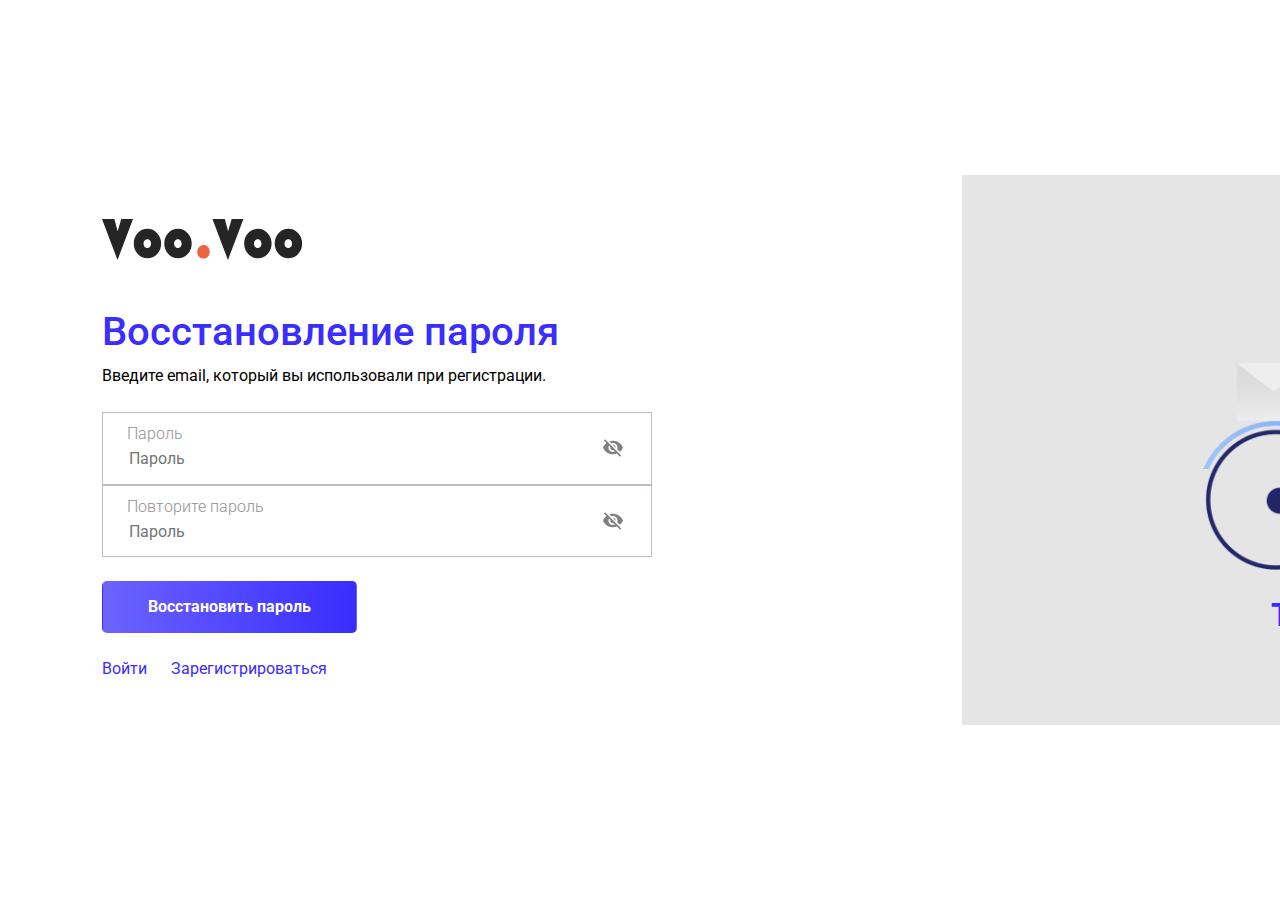
<file: password2.html>
<!DOCTYPE html>
<html lang="ru">
<head>
	<meta charset="UTF-8">
    <meta http-equiv="X-UA-Compatible" content="IE=edge">
    <!-- <meta name="viewport" content="width=device-width, initial-scale=1.0"> -->
    <meta name="viewport" content="width=1920">
    <title>Admin - Восстановление пароля</title>
    <link rel="stylesheet" href="css/bootstrap.css">
    <link rel="stylesheet" href="css/style.css">
    <link rel="stylesheet" href="css/extra.css">
    <link rel="preconnect" href="https://fonts.gstatic.com">
    <link href="https://fonts.googleapis.com/css2?family=Roboto:ital,wght@0,100;0,300;0,400;0,500;0,700;0,900;1,100;1,300;1,400;1,500;1,700;1,900&display=swap" rel="stylesheet">
</head>
<body>
	<section class="entrance_window">
		<div class="row row-cols-2 align-items-center h-100">
			<div class="pe-5">
				<img src="img/voovoo.svg" alt="" width="200px" class="mb-5">
				<div>
					<h1 class="main-color">Восстановление пароля</h1>
					<div>Введите email, который вы использовали при регистрации.</div>
					<form action="" class="mt-4">
						<div class="input-box password">
							<div class="text-muted fw-light">Пароль</div>
							<input class="w-100" type="password" name="password" autocomplete="current-password" minlength="4" maxlength="8" size="8" placeholder="Пароль" onfocus="this.parentNode.classList.add('input-box-focus')" onblur="this.parentNode.classList.remove('input-box-focus')">
							<button type="button" data-state="invisible" class="pass_btn"></button>
						</div>
						<div class="input-box password">
							<div class="text-muted fw-light">Повторите пароль</div>
							<input class="w-100" type="password" name="password" autocomplete="current-password" minlength="4" maxlength="8" size="8" placeholder="Пароль" onfocus="this.parentNode.classList.add('input-box-focus')" onblur="this.parentNode.classList.remove('input-box-focus')">
							<button type="button" data-state="invisible" class="pass_btn"></button>
						</div>
						<div class="d-flex align-items-center mt-4">
							<button type="submit" class="btn btn-primary">Восстановить пароль</button>
						</div>
						<div class="d-flex mt-4">
							<a href="entrance.html" class="main-color">Войти</a>
							<a href="registration.html" class="main-color ms-4">Зарегистрироваться</a>
						</div>
					</form>
				</div>
			</div>
			<div>
				<div class="img">
					<img src="img/img1.png" class="">
					<div>Текст баннера</div>
				</div>
			</div>
		</div>
	</section>

	<script src="js/bootstrap.js"></script>
    <script src="js/script.js"></script>
</body>
</html>
</file>
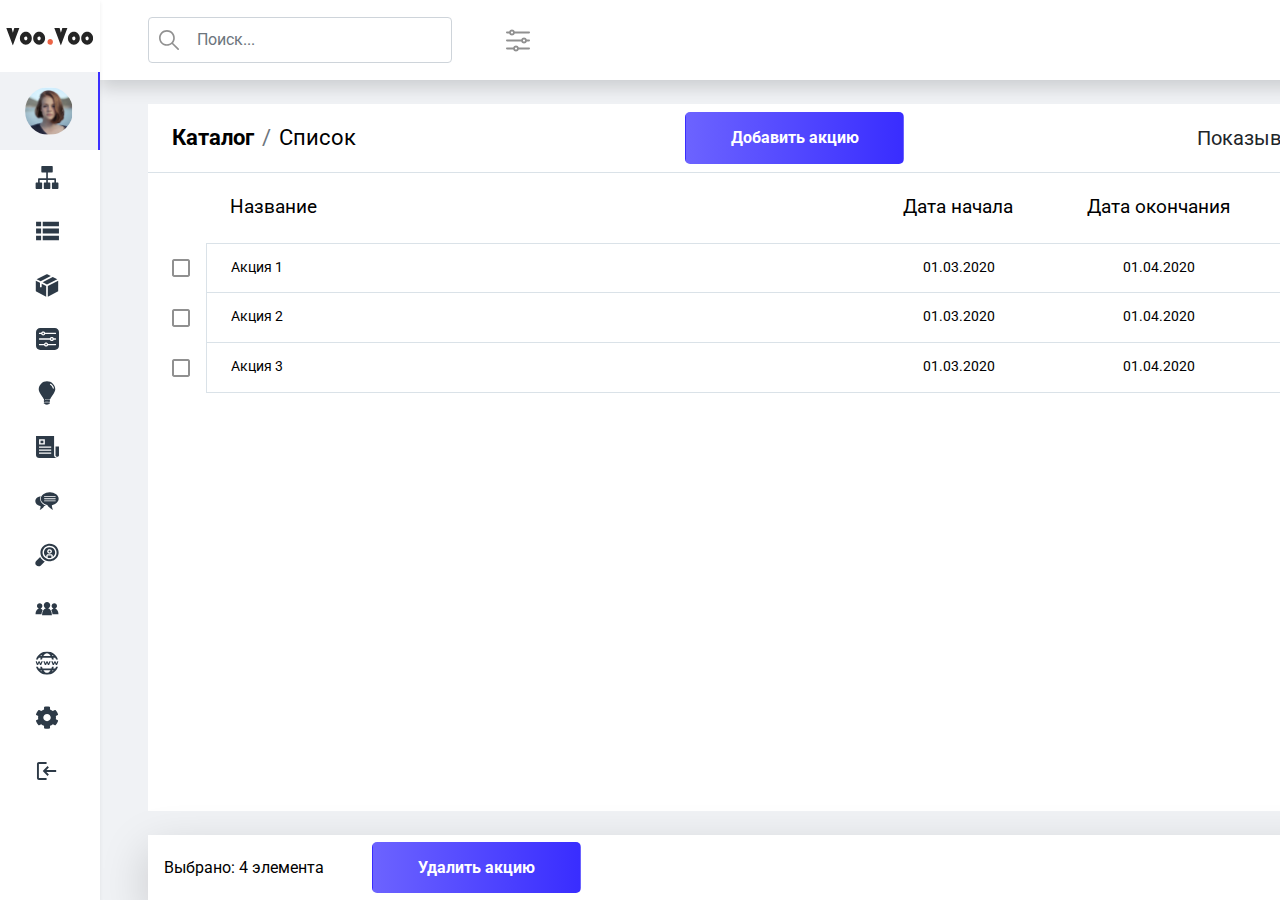
<file: promo.html>
<!DOCTYPE html>
<html lang="ru">
<head>
    <meta charset="UTF-8">
    <meta http-equiv="X-UA-Compatible" content="IE=edge">
    <!-- <meta name="viewport" content="width=device-width, initial-scale=1.0"> -->
    <meta name="viewport" content="width=1920">
    <title>Admin - Акции</title>
    <link rel="stylesheet" href="css/bootstrap.css">
    <link rel="stylesheet" href="css/style.css">
    <link rel="stylesheet" href="css/extra.css">
    <link rel="preconnect" href="https://fonts.gstatic.com">
    <link href="https://fonts.googleapis.com/css2?family=Roboto:ital,wght@0,100;0,300;0,400;0,500;0,700;0,900;1,100;1,300;1,400;1,500;1,700;1,900&display=swap" rel="stylesheet">
</head>
<body class="position-relative">
    <!-- left nav -->
    <nav class="navigation position-fixed shadow-sm bg-white top-0 bottom-0 start-0 overflow-auto-hidden">
        <a href="index.html" class="my-4 d-block text-center">
            <img src="img/images/logo.svg" width="88" height="18" alt="Voo Voo Логотип">
        </a>
        <div class="nav-item mx-auto">
            <div class="nav-link active text-center px-0">
                <img class="rounded-circle user mx-auto" src="img/images/user.jpg" alt="Пользователь">
            </div>
        </div>
        <div>
            <div class="nav-item">
                <a class="nav-link" href="index.html">
                    <img class="nav-icon" src="img/icons/icon1.svg">
                    <span>Структура сайта</span>
                </a>
            </div>
            <div class="nav-item">
                <a class="nav-link" href="edit.html">
                    <img class="nav-icon" src="img/icons/icon2.svg">
                    <span>Каталог</span>
                </a>
            </div>
            <div class="nav-item">
                <a class="nav-link" href="items.html">
                    <img class="nav-icon" src="img/icons/icon3.svg">
                    <span>Товары</span>
                </a>
            </div>
            <div class="nav-item">
                <a class="nav-link" href="photos.html">
                    <img class="nav-icon" src="img/icons/icon4.svg">
                    <span>Фильтрация</span>
                </a>
            </div>
            <div class="nav-item">
                <a class="nav-link" href="promo.html">
                    <img class="nav-icon" src="img/icons/icon5.svg">
                    <span>Квиз</span>
                </a>
            </div>
            <div class="nav-item">
                <a class="nav-link" href="#">
                    <img class="nav-icon" src="img/icons/icon6.svg">
                    <span>Новости</span>
                </a>
            </div>
            <div class="nav-item">
                <a class="nav-link" href="#">
                    <img class="nav-icon" src="img/icons/icon7.svg">
                    <span>Отзывы</span>
                </a>
            </div>
            <div class="nav-item">
                <a class="nav-link" href="#">
                    <img class="nav-icon" src="img/icons/icon8.svg">
                    <span>Вакансии</span>
                </a>
            </div>
            <div class="nav-item">
                <a class="nav-link" href="#">
                    <img class="nav-icon" src="img/icons/icon9.svg">
                    <span>Сотрудники</span>
                </a>
            </div>
            <div class="nav-item">
                <a class="nav-link" href="#">
                    <img class="nav-icon" src="img/icons/icon10.svg">
                    <span>Домен и хостинг</span>
                </a>
            </div>
            <div class="nav-item">
                <a class="nav-link" href="#">
                    <img class="nav-icon" src="img/icons/icon11.svg">
                    <span>Настройки</span>
                </a>
            </div>
            <div class="nav-item">
                <a class="nav-link" href="#">
                    <img class="nav-icon" src="img/icons/icon12.svg">
                    <span>Выйти</span>
                </a>
            </div>
        </div>
    </nav>

    <!-- main content -->
    <div class="main-area position-relative">
        <!-- top nav -->
        <nav class="nav-top bg-white shadow w-100 d-flex align-items-center px-5">
            <div class="d-inline-block" style="width: 19rem;">
                <input class="form-control ps-5 col-3 form-search" list="datalistOptions" id="exampleDataList" placeholder="Поиск...">
                <datalist id="datalistOptions">
                    <option value="San Francisco">
                    <option value="New York">
                    <option value="Seattle">
                </datalist>
            </div>
            <button class="btn btn-link btn-filter p-0 ms-5"></button>
        </nav>
        <main class="d-flex px-5 py-4">
            <!-- left panel -->
            <section class="content bg-white">
                <div class="d-flex align-items-center justify-content-between py-2 px-4 border-bottom">
                    <nav aria-label="breadcrumb">
                        <ol class="breadcrumb fw-bold mb-0">
                            <li class="breadcrumb-item"><a href="#">Каталог</a></li>
                            <li class="breadcrumb-item active fw-normal" aria-current="page">Список</li>
                        </ol>
                    </nav>
                    <button class="btn btn-primary ms-5">Добавить акцию</button>
                    <select class="form-select border-0 fs-5 w-auto">
                        <option value="1" selected>Показывать по 20</option>
                        <option value="2">Показывать по 30</option>
                    </select>
                </div>
                <div class="px-4">
                    <div class="items-list-head">
                        <div class="name">Название</div>
                        <div class="date">Дата начала</div>
                        <div class="date">Дата окончания</div>
                        <div class="btns">Скидка</div>
                    </div>
                    <div class="items-list">
                        <div class="item-row">
                            <input class="form-check-input mt-3 me-3" type="checkbox" value="product_ID">
                            <div class="item-tb">
                                <div class="name">
                                    <div>Акция 1</div>
                                </div>
                                <div class="date">01.03.2020</div>
                                <div class="date">01.04.2020</div>
                                <div class="btns">15%</div>
                            </div>
                        </div>
                        <div class="item-row">
                            <input class="form-check-input mt-3 me-3" type="checkbox" value="product_ID">
                            <div class="item-tb">
                                <div class="name">
                                    <div>Акция 2</div>
                                </div>
                                <div class="date">01.03.2020</div>
                                <div class="date">01.04.2020</div>
                                <div class="btns">15%</div>
                            </div>
                        </div>
                        <div class="item-row">
                            <input class="form-check-input mt-3 me-3" type="checkbox" value="product_ID">
                            <div class="item-tb">
                                <div class="name">
                                    <div>Акция 3</div>
                                </div>
                                <div class="date">01.03.2020</div>
                                <div class="date">01.04.2020</div>
                                <div class="btns">15%</div>
                            </div>
                        </div>
                    </div>
                </div>
            </section>
            <!-- right panel -->
            <aside class="bg-white ms-4 py-4 px-4 d-flex flex-column">
                <div class="mb-auto">
                    <div class="mb-3">
                        <input type="text" class="form-control" id="exampleFormControlInput1" placeholder="Название">
                    </div>
                    <div class="d-flex align-items-center justify-content-between mb-3">
                        <span>Категории</span>
                        <span>3</span>
                    </div>
                    <div class="d-flex align-items-center justify-content-between mb-3">
                        <span>Товары</span>
                        <span>23</span>
                    </div>
                    <div class="form-check form-switch mb-3 ps-0 d-flex justify-content-between">
                        <label class="form-check-label" for="status-switch">Статус</label>
                        <div class="d-flex align-items-center fs-6 flex-row-reverse">
                            <input class="form-check-input m-0 float-none" type="checkbox" id="status-switch">
                            <span class="text-muted me-4 status-state"></span>
                        </div>
                    </div>
                    <div class="d-flex align-items-center justify-content-between mb-3">
                        <span>Дата изменения</span>
                        <span class="text-muted">24.02.21</span>
                    </div>
                    <div class="row gx-3 align-items-center mb-3">
                       <div class="col-6">Скидка</div>
                       <div class="col-6">
                            <div class="d-flex align-items-center">
                                <input type="number" class="form-select me-2" placeholder="0" list="discount-select">
                                <datalist id="discount-select">
                                    <option value="5">5</option>
                                    <option value="10">10</option>
                                    <option value="15">15</option>
                                    <option value="20">20</option>
                                    <option value="25">25</option>
                                    <option value="30">30</option>
                                </datalist>
                                <span>%</span>
                            </div>
                       </div> 
                    </div>
                    <div class="row gx-3 align-items-center mb-3">
                        <div class="col-6 mb-2">
                            <div class="d-flex justify-content-between">
                                <span>Срок</span>
                                <span>от</span>
                            </div>
                        </div>
                        <div class="col-6 mb-2">
                            <input type="date" class="form-control">
                        </div>
                        <div class="col-6">
                            <div class="d-flex justify-content-end">
                                <span>до</span>
                            </div>
                        </div>
                        <div class="col-6">
                            <input type="date" class="form-control">
                        </div>
                    </div>
                </div>
                <div class="row gx-3">
                    <div class="col-6">
                        <button class="btn btn-outline-primary px-3 w-100">Сохранить</button>
                    </div>
                    <div class="col-6">
                        <button class="btn btn-outline-primary px-3 w-100">Посмотреть</button>
                    </div>
                    <div class="col-12 mt-3">
                        <a href="cat-edit.html" class="btn btn-outline-primary w-100">Расширенное редактирование</a>
                    </div>
                </div>
            </aside>
        </main>
        <!-- bottom nav -->
        <footer class="ms-5 ps-3 pe-5 bg-white shadow-lg d-flex align-items-center">
            <div>Выбрано: 4 элемента</div>
            <button class="btn btn-primary ms-5">Удалить акцию</button>
            <nav aria-label="..." class="ms-auto">
                <ul class="pagination mb-0">
                    <li class="page-item disabled">
                        <a class="page-link" href="#" tabindex="-1" aria-disabled="true">
                            <svg class="me-3" width="9" height="14" viewBox="0 0 9 14" fill="none" xmlns="http://www.w3.org/2000/svg">
                        <path d="M8.823 2.22601L3.72351 7.19851L8.823 12.171L7.25307 13.6985L0.572511 7.19851L7.25307 0.698509L8.823 2.22601Z" fill="#303030"/>
                    </svg><span>Назад</span></a>
                    </li>
                    <li class="page-item active" aria-current="page">
                        <a class="page-link" href="#">1</a>
                    </li>
                    <li class="page-item"><a class="page-link" href="#">2</a></li>
                    <li class="page-item"><a class="page-link" href="#">3</a></li>
                    <li class="page-item"><a class="page-link" href="#">...</a></li>
                    <li class="page-item"><a class="page-link" href="#">785</a></li>
                    <li class="page-item">
                        <a class="page-link" href="#">
                            <span>Далее</span><svg class="ms-3" width="10" height="14" viewBox="0 0 10 14" fill="none" xmlns="http://www.w3.org/2000/svg">
                        <path d="M0.806152 2.14948L5.90564 7.12198L0.806153 12.0945L2.37608 13.622L9.05664 7.12198L2.37608 0.621979L0.806152 2.14948Z" fill="#392DFF"/>
                    </svg>
                        </a>
                    </li>
                </ul>
            </nav>
        </footer>
    </div>

    <script src="js/bootstrap.js"></script>
    <script src="js/script.js"></script>
</body>

</html>
</file>
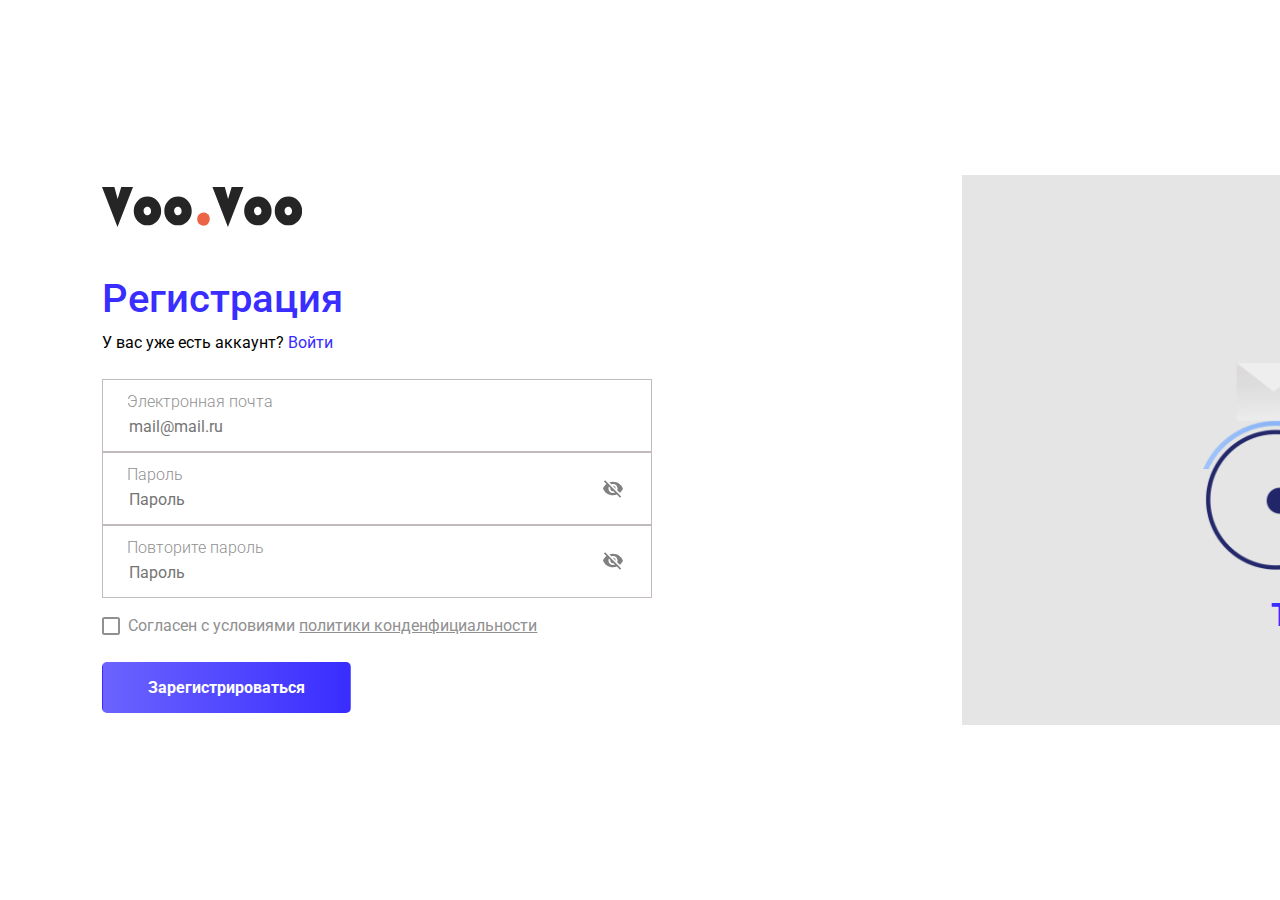
<file: registration.html>
<!DOCTYPE html>
<html lang="ru">
<head>
	<meta charset="UTF-8">
    <meta http-equiv="X-UA-Compatible" content="IE=edge">
    <!-- <meta name="viewport" content="width=device-width, initial-scale=1.0"> -->
    <meta name="viewport" content="width=1920">
    <title>Admin - Регистрация</title>
    <link rel="stylesheet" href="css/bootstrap.css">
    <link rel="stylesheet" href="css/style.css">
    <link rel="stylesheet" href="css/extra.css">
    <link rel="preconnect" href="https://fonts.gstatic.com">
    <link href="https://fonts.googleapis.com/css2?family=Roboto:ital,wght@0,100;0,300;0,400;0,500;0,700;0,900;1,100;1,300;1,400;1,500;1,700;1,900&display=swap" rel="stylesheet">
</head>
<body>
	<section class="entrance_window">
		<div class="row row-cols-2 align-items-center h-100">
			<div class="pe-5">
				<img src="img/voovoo.svg" alt="" width="200px" class="mb-5">
				<div>
					<h1 class="main-color">Регистрация</h1>
					<div>У вас уже есть аккаунт? <span class="main-color"><a href="entrance.html">Войти</a></span></div>
					<form action="" class="mt-4">
						<div class="input-box">
							<div class="text-muted fw-light">Электронная почта</div>
							<input type="text" placeholder="mail@mail.ru" onfocus="this.parentNode.classList.add('input-box-focus')" onblur="this.parentNode.classList.remove('input-box-focus')">
						</div>
						<div class="input-box password">
							<div class="text-muted fw-light">Пароль</div>
							<input class="w-100" type="password" name="password" autocomplete="current-password" minlength="4" maxlength="8" size="8" placeholder="Пароль" onfocus="this.parentNode.classList.add('input-box-focus')" onblur="this.parentNode.classList.remove('input-box-focus')">
							<button type="button" data-state="invisible" class="pass_btn"></button>
						</div>
						<div class="input-box password">
							<div class="text-muted fw-light">Повторите пароль</div>
							<input class="w-100" type="password" name="password" autocomplete="current-password" minlength="4" maxlength="8" size="8" placeholder="Пароль" onfocus="this.parentNode.classList.add('input-box-focus')" onblur="this.parentNode.classList.remove('input-box-focus')">
							<button type="button" data-state="invisible" class="pass_btn"></button>
						</div>
						<div class="d-flex align-items-center  mt-3">
							<input class="form-check-input mt-0 me-2" type="checkbox" id="agreement">
							<label class="text-muted" for="agreement">Согласен с условиями <a href="#" class="text-decoration-underline">политики конденфициальности</a></label>
						</div>
						<div class="d-flex align-items-center mt-4">
							<button type="submit" class="btn btn-primary">Зарегистрироваться</button>
						</div>
					</form>
				</div>
			</div>
			<div>
				<div class="img">
					<img src="img/img1.png" class="">
					<div>Текст баннера</div>
				</div>
			</div>
		</div>
	</section>

	<script src="js/bootstrap.js"></script>
    <script src="js/script.js"></script>
</body>
</html>
</file>
<file: css/style.css>
@charset "UTF-8";
body {
  width: 100%;
  min-width: 1900px;
  height: 100vh;
  font-family: 'Roboto', sans-serif;
}

.main-area {
  margin-left: 6.25rem;
  width: calc(100% - 6.25rem);
  height: 100vh;
  display: -webkit-box;
  display: -ms-flexbox;
  display: flex;
  -webkit-box-orient: vertical;
  -webkit-box-direction: normal;
      -ms-flex-direction: column;
          flex-direction: column;
  -webkit-box-pack: justify;
      -ms-flex-pack: justify;
          justify-content: space-between;
  -webkit-box-align: stretch;
      -ms-flex-align: stretch;
          align-items: stretch;
}

.navigation {
  width: 6.25rem;
  z-index: 20;
}

.user {
  width: 3rem;
  height: 3rem;
}

.nav-item {
  padding: 0;
  margin: 0;
}

.nav-link {
  padding: 15px;
  padding-left: 35px;
}

.nav-link.active {
  background-color: #F0F2F5;
  border-right: 2px solid #3B2FFF;
}

.nav-icon {
  width: 1.5rem;
  height: 1.5rem;
  display: inline-block;
  -o-object-position: center;
     object-position: center;
  -o-object-fit: contain;
     object-fit: contain;
}

.nav-link {
  display: -webkit-box;
  display: -ms-flexbox;
  display: flex;
}

.nav-item span {
  display: none;
  white-space: nowrap;
  padding-left: 20px;
}

.nav-item:hover {
  background-color: #fff;
  width: -webkit-fit-content;
  width: -moz-fit-content;
  width: fit-content;
  min-width: 180px;
  -webkit-box-shadow: 2px 4px 4px rgba(0, 0, 0, 0.1);
          box-shadow: 2px 4px 4px rgba(0, 0, 0, 0.1);
}

.nav-item:hover span {
  display: inline;
}

.form-search {
  background-image: url("../img/icons/search.svg");
  background-position: 10px center;
  background-repeat: no-repeat;
}

.btn-link {
  background-position: center;
  background-size: contain;
  background-repeat: no-repeat;
  width: 1.56rem;
  height: 1.56rem;
}

.btn-filter {
  width: 2.1875rem;
  height: 2.1875rem;
  background-image: url("../img/icons/btn-filter.svg");
}

.btn-show {
  width: 20px;
  height: 20px;
}

.btn-show[data-state="hidden"] {
  background-image: url("../img/icons/btn-show.svg");
}

.btn-show[data-state="showed"] {
  background-image: url("../img/icons/btn-hide.svg");
}

.btn-delete-3 {
  background-image: url("../img/icons/btn-hide.svg");
}

.btn-edit,
.btn-delete {
  width: 25px;
  height: 25px;
  background-position: center;
  background-size: contain;
  background-repeat: no-repeat;
}

.btn-edit {
  background-image: url("../img/icons/btn-edit.svg");
}

.btn-edit-4 {
  background-image: url("../img/icons/btn-edit.svg");
  background-size: 70% 70%;
  background-color: #fff;
  width: 2rem;
  height: 2rem;
}

.btn-delete {
  background-image: url("../img/icons/btn-delete.svg");
}

.btn-del-4 {
  background-image: url("../img/icons/btn-delete.svg");
  background-size: 70% 70%;
  background-color: #fff;
  width: 2rem;
  height: 2rem;
}

.btn-delete-2 {
  background-image: url("../img/icons/btn-delete-2.svg");
  width: 0.75rem;
  height: 0.75rem;
}

.box-2 .btn-delete {
  background-size: 160%;
}

.btn-img {
  background-image: url("../img/icons/btn-img.svg");
  background-repeat: no-repeat;
  background-position: center;
  background-size: contain;
  background-size: 90% 90%;
  background-color: #fff;
  width: 2rem;
  height: 2rem;
}

.btn-img-close {
  background-image: url("../img/icons/btn-img-close.svg");
}

.btn-search {
  background-image: url("../img/icons/btn-search.svg");
  background-size: auto;
  width: 1.9rem;
  height: 1.9rem;
}

.btn-gray {
  background: #F0F2F5 url("../img/icons/btn-show.svg") no-repeat;
  background-position: 92% 50%;
  -webkit-box-shadow: 1px 1px 2px rgba(0, 0, 0, 0.25);
          box-shadow: 1px 1px 2px rgba(0, 0, 0, 0.25);
  border-radius: 5px 5px 0px 0px;
}

.border-dashed {
  border: 1px dashed #909090;
  -o-border-image: url(../img/dashed-border.png) round;
  border-image: url(../img/dashed-border.png) round;
  border-image-slice: 10;
  border-image-width: 10px;
}

.border-dashed.highlight {
  border: 1px dashed #6C63FF;
  -o-border-image: url(../img/dashed-border-active.png) round;
  border-image: url(../img/dashed-border-active.png) round;
  border-image-slice: 10;
  border-image-width: 10px;
}

.form-check-input {
  z-index: 1;
}

.form-check-input:checked + .box,
.form-check-input:checked + .folder,
.modal-content {
  -webkit-box-shadow: 0px 0px 10px rgba(0, 0, 0, 0.2);
          box-shadow: 0px 0px 10px rgba(0, 0, 0, 0.2);
}

.photos-page .btn-img,
.photos-page .btn-img-close {
  right: 23px !important;
}

.folder {
  background-image: url("../img/icons/folder-bg.svg");
  background-size: contain;
  background-position: center;
  background-repeat: no-repeat;
}

.hint {
  top: 10px;
  right: -235px;
  display: none;
}

.form-label:hover .hint {
  display: block;
}

img {
  -o-object-fit: cover;
     object-fit: cover;
  -o-object-position: center;
     object-position: center;
}

.overflow-auto::-webkit-scrollbar {
  width: 13px;
  height: 4px;
  background-color: #F5F5F5;
}

.overflow-auto::-webkit-scrollbar-thumb {
  background-color: #9D9E9E;
  border-radius: 0;
  -webkit-border-radius: 10px;
  -moz-border-radius: 10px;
  -ms-border-radius: 10px;
  -o-border-radius: 10px;
}

.overflow-auto::-webkit-scrollbar-thumb:hover {
  background-color: #9D9E9E;
}

.overflow-auto::-webkit-scrollbar-button:vertical:start:decrement {
  background-color: transparent;
  height: 0;
}

.overflow-auto::-webkit-scrollbar-button:vertical:end:increment {
  background-color: transparent;
  height: 0;
}

.overflow-auto-hidden {
  overflow-x: visible;
}

.overflow-auto-hidden::-webkit-scrollbar {
  width: 0px;
  height: 0px;
  background-color: transparent;
}

.form-check-input:checked + .box-2 {
  background-color: rgba(108, 99, 255, 0.2);
}

.box-2 {
  margin-top: -1px;
}

.status-state:before {
  content: 'Скрыт';
}

#status-switch:checked + .status-state:before {
  color: #392DFF;
  content: 'Активен';
}

input[type=file] {
  opacity: 0;
  cursor: pointer;
}

.row1 .form-check-input {
  left: 0;
}

.modal-body .form-control {
  width: 470px;
}

#paramGroup li {
  position: relative;
}

#paramGroup .btn-edit {
  position: absolute;
  top: 2px;
  right: 1px;
  height: calc(50% - 3px);
  width: 22px;
  border: none !important;
  background-size: 70%;
}

#paramGroup .btn-delete {
  position: absolute;
  bottom: 2px;
  right: 1px;
  height: calc(50% - 3px);
  width: 22px;
  border: none !important;
  background-size: 70%;
}

.table-list {
  border-top: 1px solid #DAE2E8 !important;
}

.table-list .nav-item-3 {
  position: relative;
}

.table-list .nav-item-3 .btn-edit {
  position: absolute;
  top: 50%;
  right: 3.5rem;
  -webkit-transform: translateY(-50%);
          transform: translateY(-50%);
  border-top-width: 1px !important;
}

.table-list .nav-item-3 .btn-delete {
  position: absolute;
  top: 50%;
  right: 1rem;
  -webkit-transform: translateY(-50%);
          transform: translateY(-50%);
  border-top-width: 1px !important;
}

.table-list .nav-item-3 .nav-link-3 {
  width: 100%;
  text-align: left !important;
  background-color: white;
  font-size: inherit;
}

.table-list .nav-item-3 .nav-link-3.active {
  background-color: rgba(57, 45, 255, 0.1);
}

.table-list .nav-item-3 .nav-link-3.border {
  border-top-width: 0px !important;
}

.table-list .border {
  border-top-width: 0px !important;
  position: relative;
}

.table-list .border .btn-edit {
  position: absolute;
  top: 50%;
  right: 3.5rem;
  -webkit-transform: translateY(-50%);
          transform: translateY(-50%);
  border-top-width: 1px !important;
}

.table-list .border .btn-delete {
  position: absolute;
  top: 50%;
  right: 1rem;
  -webkit-transform: translateY(-50%);
          transform: translateY(-50%);
  border-top-width: 1px !important;
}

.btn-3 {
  background-color: white;
  color: #392DFF;
  border-radius: 5px 5px 0px 0px;
  border: 1px solid #392DFF;
}

.btn-3.active {
  background-color: #392DFF;
  color: white;
}

.btn-3.active:hover {
  color: white;
}

.btn-3:hover {
  color: #392DFF;
}

nav.nav-top {
  height: 80px;
}

footer {
  height: 65px;
}

main {
  overflow: auto;
  -webkit-box-flex: 1;
      -ms-flex: 1;
          flex: 1;
}

section.content {
  -webkit-box-flex: 1;
      -ms-flex: 1;
          flex: 1;
  overflow: auto;
}

aside {
  width: 400px;
  overflow: auto;
}

/* info in table */
.items-list-head {
  width: 100%;
  height: 70px;
  display: -webkit-box;
  display: -ms-flexbox;
  display: flex;
  -webkit-box-align: center;
      -ms-flex-align: center;
          align-items: center;
  padding: 0 1.6rem 0 3.625rem;
  font-size: 1.2em;
}

.items-list-head .check {
  width: 2.125rem;
}

.items-list-head .name {
  -webkit-box-flex: 1;
      -ms-flex: 1;
          flex: 1;
}

.items-list-head .category {
  width: 170px;
}

.items-list-head .vendor-code {
  width: 120px;
}

.items-list-head .price {
  width: 100px;
}

.items-list-head .vendor-code, .items-list-head .price, .items-list-head .order, .items-list-head .date, .items-list-head .btns {
  text-align: center;
}

.items-list-head .order {
  width: 140px;
}

.items-list-head .status {
  width: 150px;
}

.items-list-head .date {
  width: 200px;
}

.items-list-head .btns {
  width: 120px;
}

.items-list {
  font-size: .9rem;
}

.items-list > .item-row:first-child .item-tb {
  border-top: 1px solid #DAE2E8;
}

.item-row {
  width: 100%;
  display: -webkit-box;
  display: -ms-flexbox;
  display: flex;
  -webkit-box-align: stretch;
      -ms-flex-align: stretch;
          align-items: stretch;
  height: 50px;
}

.item-row .item-tb {
  -webkit-box-flex: 1;
      -ms-flex: 1;
          flex: 1;
  display: -webkit-box;
  display: -ms-flexbox;
  display: flex;
  -webkit-box-align: center;
      -ms-flex-align: center;
          align-items: center;
  border: 1px solid #DAE2E8;
  border-width: 0px 1px 1px 1px;
  padding: 0 1.5rem;
}

.item-row .item-tb .long-name {
  -webkit-box-flex: 1;
      -ms-flex: 1;
          flex: 1;
  display: -webkit-box;
  display: -ms-flexbox;
  display: flex;
  -webkit-box-align: center;
      -ms-flex-align: center;
          align-items: center;
}

.item-row .item-tb .long-name div {
  max-width: 500px;
  white-space: nowrap;
  overflow: hidden;
  text-overflow: ellipsis;
}

.item-row .item-tb .long-name div:hover {
  cursor: pointer;
}

.item-row .item-tb .name {
  -webkit-box-flex: 1;
      -ms-flex: 1;
          flex: 1;
  display: -webkit-box;
  display: -ms-flexbox;
  display: flex;
  -webkit-box-align: center;
      -ms-flex-align: center;
          align-items: center;
}

.item-row .item-tb .name div {
  max-width: 270px;
  white-space: nowrap;
  overflow: hidden;
  text-overflow: ellipsis;
}

.item-row .item-tb .name div:hover {
  cursor: pointer;
}

.item-row .item-tb .category {
  width: 170px;
}

.item-row .item-tb .vendor-code {
  width: 120px;
}

.item-row .item-tb .price {
  width: 100px;
}

.item-row .item-tb .order {
  width: 140px;
}

.item-row .item-tb .status {
  width: 150px;
}

.item-row .item-tb .date {
  width: 200px;
}

.item-row .item-tb .btns {
  width: 120px;
  display: -webkit-box;
  display: -ms-flexbox;
  display: flex;
  -webkit-box-pack: space-evenly;
      -ms-flex-pack: space-evenly;
          justify-content: space-evenly;
}

.item-row .item-tb .vendor-code, .item-row .item-tb .price, .item-row .item-tb .order, .item-row .item-tb .date {
  text-align: center;
}

.item-row .item-tb .category, .item-row .item-tb .vendor-code, .item-row .item-tb .price {
  white-space: nowrap;
  overflow: hidden;
  text-overflow: ellipsis;
}

.item-row .item-tb.editing {
  outline: 3px solid rgba(108, 99, 255, 0.35);
}

.item-row input[type="checkbox"]:checked + .item-tb {
  background-color: rgba(108, 99, 255, 0.15);
}

.item-row .btn-show {
  opacity: 0;
}

.item-row.parent .btn-show {
  opacity: 1;
}

.children {
  display: none;
}

.children .item-tb {
  padding-left: 3rem;
}

.children .children .item-tb {
  padding-left: 4.5rem;
}

.children .children .children .item-tb {
  padding-left: 6rem;
}

.children .children .children .children .item-tb {
  padding-left: 7rem;
}

.children .children .children .children .children .item-tb {
  padding-left: 8rem;
}

.children .children .children .children .children .children .item-tb {
  padding-left: 9rem;
}

.children .children .children .children .children .children .children .item-tb {
  padding-left: 10rem;
}

.children .children .children .children .children .children .children .children .item-tb {
  padding-left: 11rem;
}

.children .children .children .children .children .children .children .children .children .item-tb {
  padding-left: 12rem;
}

.children .children .children .children .children .children .children .children .children .children .item-tb {
  padding-left: 13rem;
}

.dynamic-inputs .input-clone {
  display: -webkit-box;
  display: -ms-flexbox;
  display: flex;
  -webkit-box-align: stretch;
      -ms-flex-align: stretch;
          align-items: stretch;
}

.dynamic-inputs .input-clone input:not([type="color"]) {
  -webkit-box-flex: 1;
      -ms-flex: 1;
          flex: 1;
}

.dynamic-inputs .input-clone:first-child {
  display: none;
}

input[type="color"] {
  min-height: 3em;
  width: 3em;
  padding: 0;
  -webkit-box-flex: unset;
  -ms-flex: unset;
      flex: unset;
}

.flex-1 {
  -webkit-box-flex: 1;
      -ms-flex: 1;
          flex: 1;
}

.img-cover img {
  width: 100%;
  height: 330px;
  -o-object-fit: scale-down;
     object-fit: scale-down;
  -o-object-position: left top;
     object-position: left top;
}
/*# sourceMappingURL=style.css.map */
</file>
<file: css/extra.css>
:root {
    --color-1: #392DFF;
    --rgb-color-1: 57 45 255;
}

.main-color {color: var(--color-1);}
h1

/*********
scrollbar
*********/
html {
    scrollbar-color: #909090 #F5F5F5;
    scrollbar-width: thin;
}
::-webkit-scrollbar {
    width: 6px;
    height: 4px;
    background-color: #F5F5F5;
}
::-webkit-scrollbar-thumb {
    background-color:#909090;
    border-radius: 3px;
}
::-webkit-scrollbar-thumb:hover {
    background-color: #636363;
}
::-webkit-scrollbar-button:vertical:start:decrement
::-webkit-scrollbar-button:vertical:end:increment,
::-webkit-scrollbar-button:horizontal:start:decrement,
::-webkit-scrollbar-button:horizontal:end:increment {
    display: none;
}

/************
CUSTOM SELECT
************/
input[type=text]::-ms-clear {  display: none; width : 0; height: 0; }
input[type=text]::-ms-reveal {  display: none; width : 0; height: 0; }
input[type="search"]::-webkit-search-decoration,
input[type="search"]::-webkit-search-cancel-button,
input[type="search"]::-webkit-search-results-button,
input[type="search"]::-webkit-search-results-decoration { display: none; }

.custom-select {
    position: relative;
    font-size: 15px;
    min-width: 175px;
}
.custom-select button {
    width: 100%;
    border-radius: .33em;
    border: 1px solid #DAE2E8;
    text-align: left;
    padding: .75em 2em .75em 1em;
    line-height: 1.4em;
    background: url(../img/icons/down.svg) no-repeat;
    background-position: calc(100% - 1em) 55%;
    background-size: .8em;
    white-space: nowrap;
    overflow: hidden;
    text-overflow: ellipsis;
}
.cs-options {
    position: absolute;
    top: calc(100% + .2em);
    left: 0;
    z-index: 100;
    width: 100%;
    display: none;
    border: 1px solid #DAE2E8;
    background-color: #fff;
    border-radius: .33em;
    max-height: 470px;
    overflow-y: scroll;
}
.align-bottom .cs-options {
    bottom: calc(100% + .2em);
    top: unset;
}
.cs-options::-webkit-scrollbar {width: 0;}
.cs-options.opened {display: block;}

span.nesting, span.level-mark {
    width: 10px;
    display: inline-block;
    text-align: center;
}
span.nesting {color: #000;}
span.level-mark {color: #909090;}

/* checkbox for select customization */
.cs-options .checkbox, 
.cs-options .radio {
    position: relative;
    border-bottom: 1px solid #DAE2E8;
}
.cs-options .checkbox label, 
.cs-options .radio label {
    position: relative;
    z-index: 1;
    display: block;
    padding: .5em 2.5em .5em 1em;
    background-color: rgb(108 99 255 / 20%);
    color: #000;
    transition: .2s;
    line-height: 1.2em;
}
.cs-options .checkbox input[type="checkbox"], 
.cs-options .radio input[type="radio"] {
    position: absolute;
    top: calc(50% - .6em);
    right: 1em;
    z-index: 2;
    appearance:none;
    -webkit-appearance:none;
    -moz-appearance:none;
    -ms-appearance:none;
    box-shadow: none;
    border: none;
    border-radius: 0px;
    height: 1.2em;
    width: 1.2em;
    padding: 0;
    margin: 0;
    background-color: transparent;
    background-image: url(../img/icons/chbox.svg);
    background-repeat: no-repeat;
    background-position: 50% 50%;
    background-size: 100% 100%;
    box-sizing: border-box;
    transition: .2s;
    outline: none;
}
.cs-options .checkbox input[type="checkbox"]:checked, 
.cs-options .radio input[type="radio"]:checked {
    background-image: url(../img/icons/chbox-checked.svg);
    background-repeat: no-repeat;
    background-position: 50% 50%;
    background-size: auto;
}
.cs-options .checkbox input[type="checkbox"]:checked::after,
.cs-options .radio input[type="radio"]:checked::after {content: unset;}
.cs-options .checkbox input[type="checkbox"]:checked ~ label,
.cs-options .radio input[type="radio"]:checked ~ label  {
    background-color: rgb(108 99 255 / 100%);
    color: #fff;
}
.cs-options .checkbox input[type="checkbox"]:checked ~ label span.nesting,
.cs-options .radio input[type="radio"]:checked ~ label span.level-mark {
    color: #fff;
}

/* sublevels */
.cs-options div.sublevel .checkbox,
.cs-options div.sublevel .radio {
    display: none;
}
.cs-options .sublevel .checkbox label,
.cs-options .sublevel .radio label {background-color: rgb(108 99 255 / 0%);}
.sublevel .sublevel .checkbox label,
.sublevel .sublevel .radio label {
    font-size: .9em;
    padding: .6em 2.5em .6em 1.5em;
}


/************  
SEARCH / FILTER 
*************/
input.search-in-list{
    border: 1.5px solid #392DFF;
    border-radius: .33em;
    background-color: #fff;
    padding: .75em 1em .75em 1em;
    margin-bottom: .13em;
    width: 100%;
    outline: none;
}
.overlap {display: block !important;}
.diff {display: none !important;}


/***************
FORMS STYLIZATION
****************/
input[type="number"]::-webkit-outer-spin-button,
input[type="number"]::-webkit-inner-spin-button {
    -webkit-appearance: none;
}
input[type="number"] {
    -moz-appearance: textfield;
}


/***************
TEXT STYLIZATION
****************/
.gray {color: #ced4da;}
.lh_n {line-height: normal;}
.f_09 {font-size: .9em;}


/*********************** 
modal window for images 
***********************/
#modalImg {
    display: none;
    position: fixed;
    top: calc(100vh/2 - 300px);
    left: calc(100%/2 - 400px);
    width: 800px;
    height: 600px;
    background-color: #fff;
    filter: drop-shadow(0px 0px 13px rgba(0, 0, 0, 0.25));
    z-index: 100;
}
#modalImg .img {
    width: 100%;
    height: 100%;
}
#modalImg .img img {
    width: 100%;
    height: 100%;
    object-fit: scale-down;
}


/************* entrance window ****************/
.entrance_window {
    width: 100%;
    height: 100vh;
    padding: 5% 8vw;
    background-color: #fff;
}
.entrance_window form {
    width: 550px;
    max-width: 100%;
}
.password {
    position: relative;
}
.password input {
    position: relative;
}
.password button {
  position: absolute;
  bottom: 0;
  right: 0;
  width: 3em;
  height: 100%;
  display: flex;
  border: none;
}
.password button[data-state="invisible"] {
  background: url(../img/icons/invisible.svg) no-repeat center;
  background-size: 1.25em 1.25em;
  background-position: left center;
}
.password button[data-state="visible"] {
  background: url(../img/icons/visibility.svg) no-repeat center;
  background-size: 1.25em 1.25em;
  background-position: left center;
}
.password button img {width: 100%;}

.entrance_window .img {
    background-color: #E5E5E5;
    display: flex;
    flex-direction: column;
    justify-content: space-evenly;
    align-items: center;
    padding: 2em;
    min-height: 550px;
    color: var(--color-1);
    font-size: 2em;
    font-weight: 700;
    text-align: center;
}
.entrance_window .img img {width: 50%;}

.input-box {
    background: #FFFFFF;
    border: 1px solid #C1BBBB;
    padding: .6em 1em .7em 1.5em;
    position: relative;
}
.input-box-focus::before {
    content: "";
    position: absolute;
    top: 0;
    left: 0;
    height: 100%;
    width: 3px;;
    background-color: var(--color-1);
}
.input-box input {
    border: none;
    outline: none;
}
.input-box input:focus {outline: none;}

@media (max-width: 1199px){
    .entrance_window {padding: 4% 6vw;}
}
@media (max-width: 575px){
    .entrance_window form {font-size: 13px;}
}
</file>
